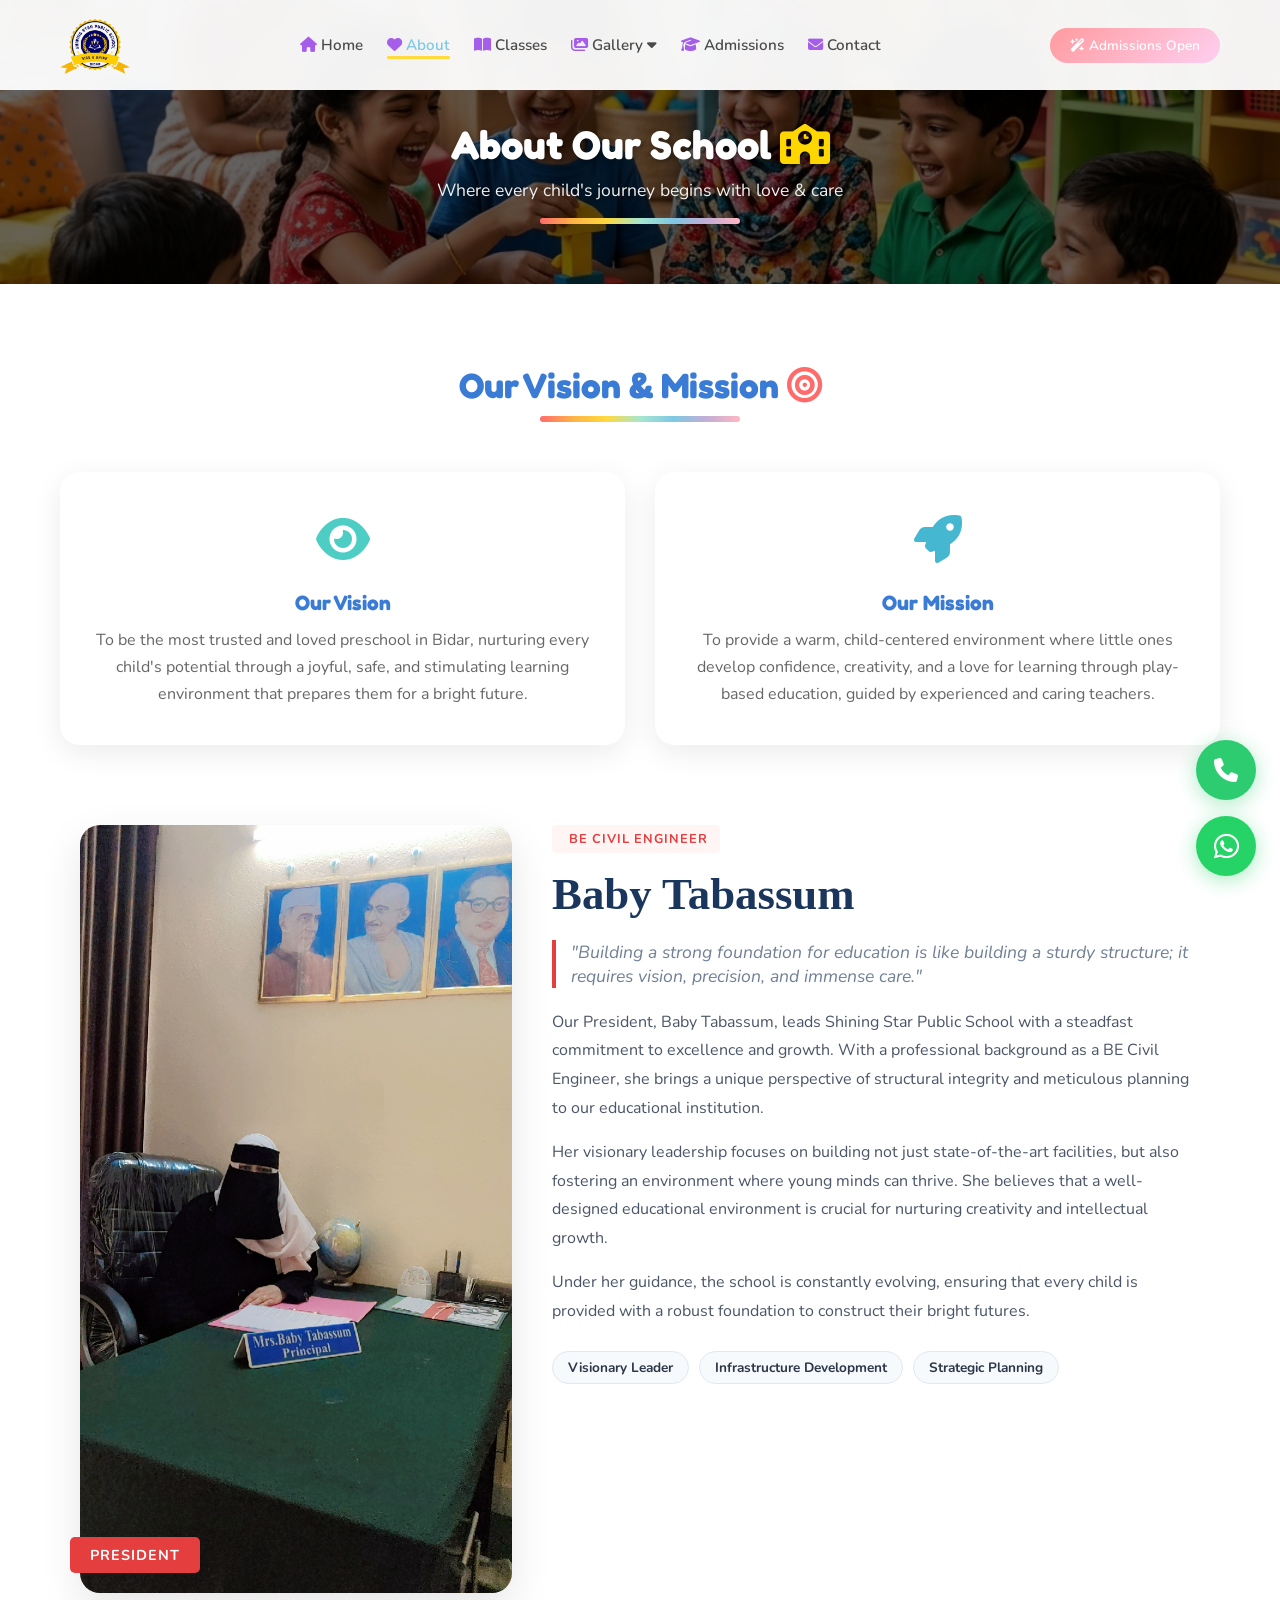
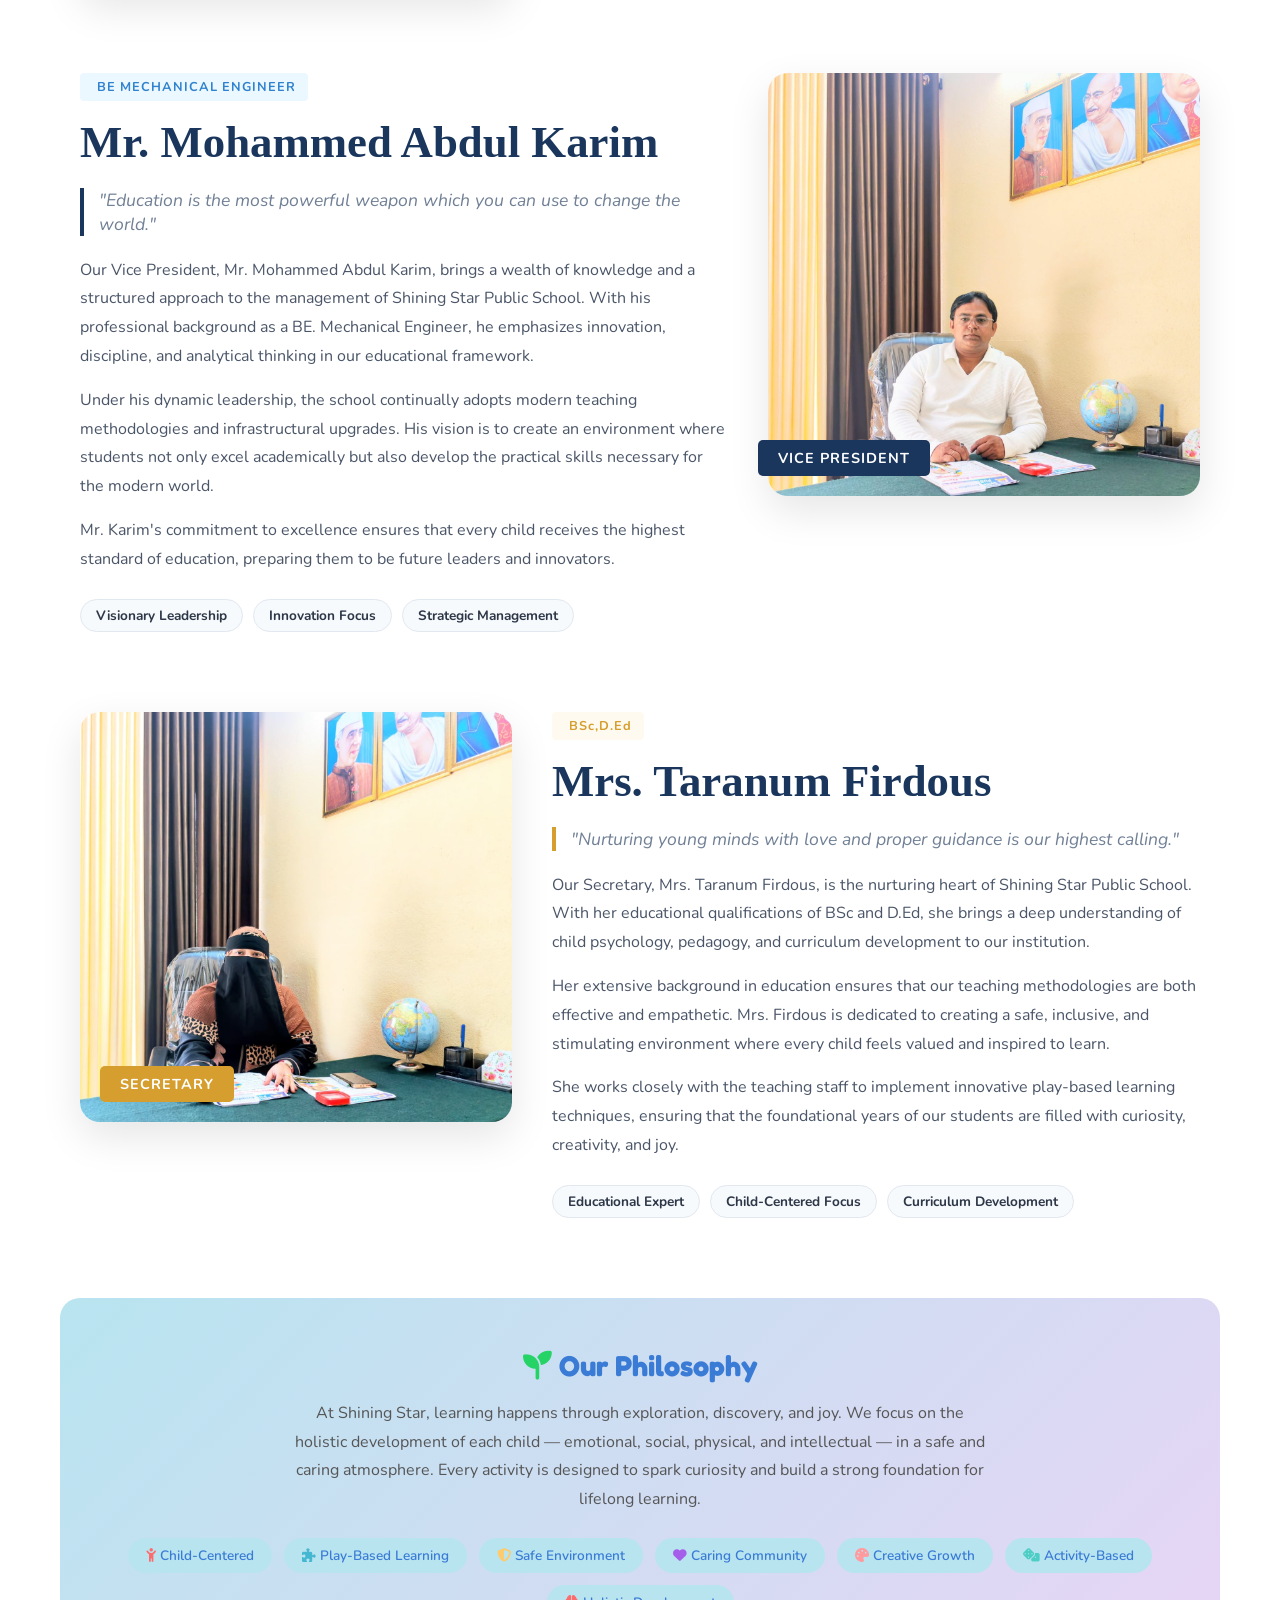
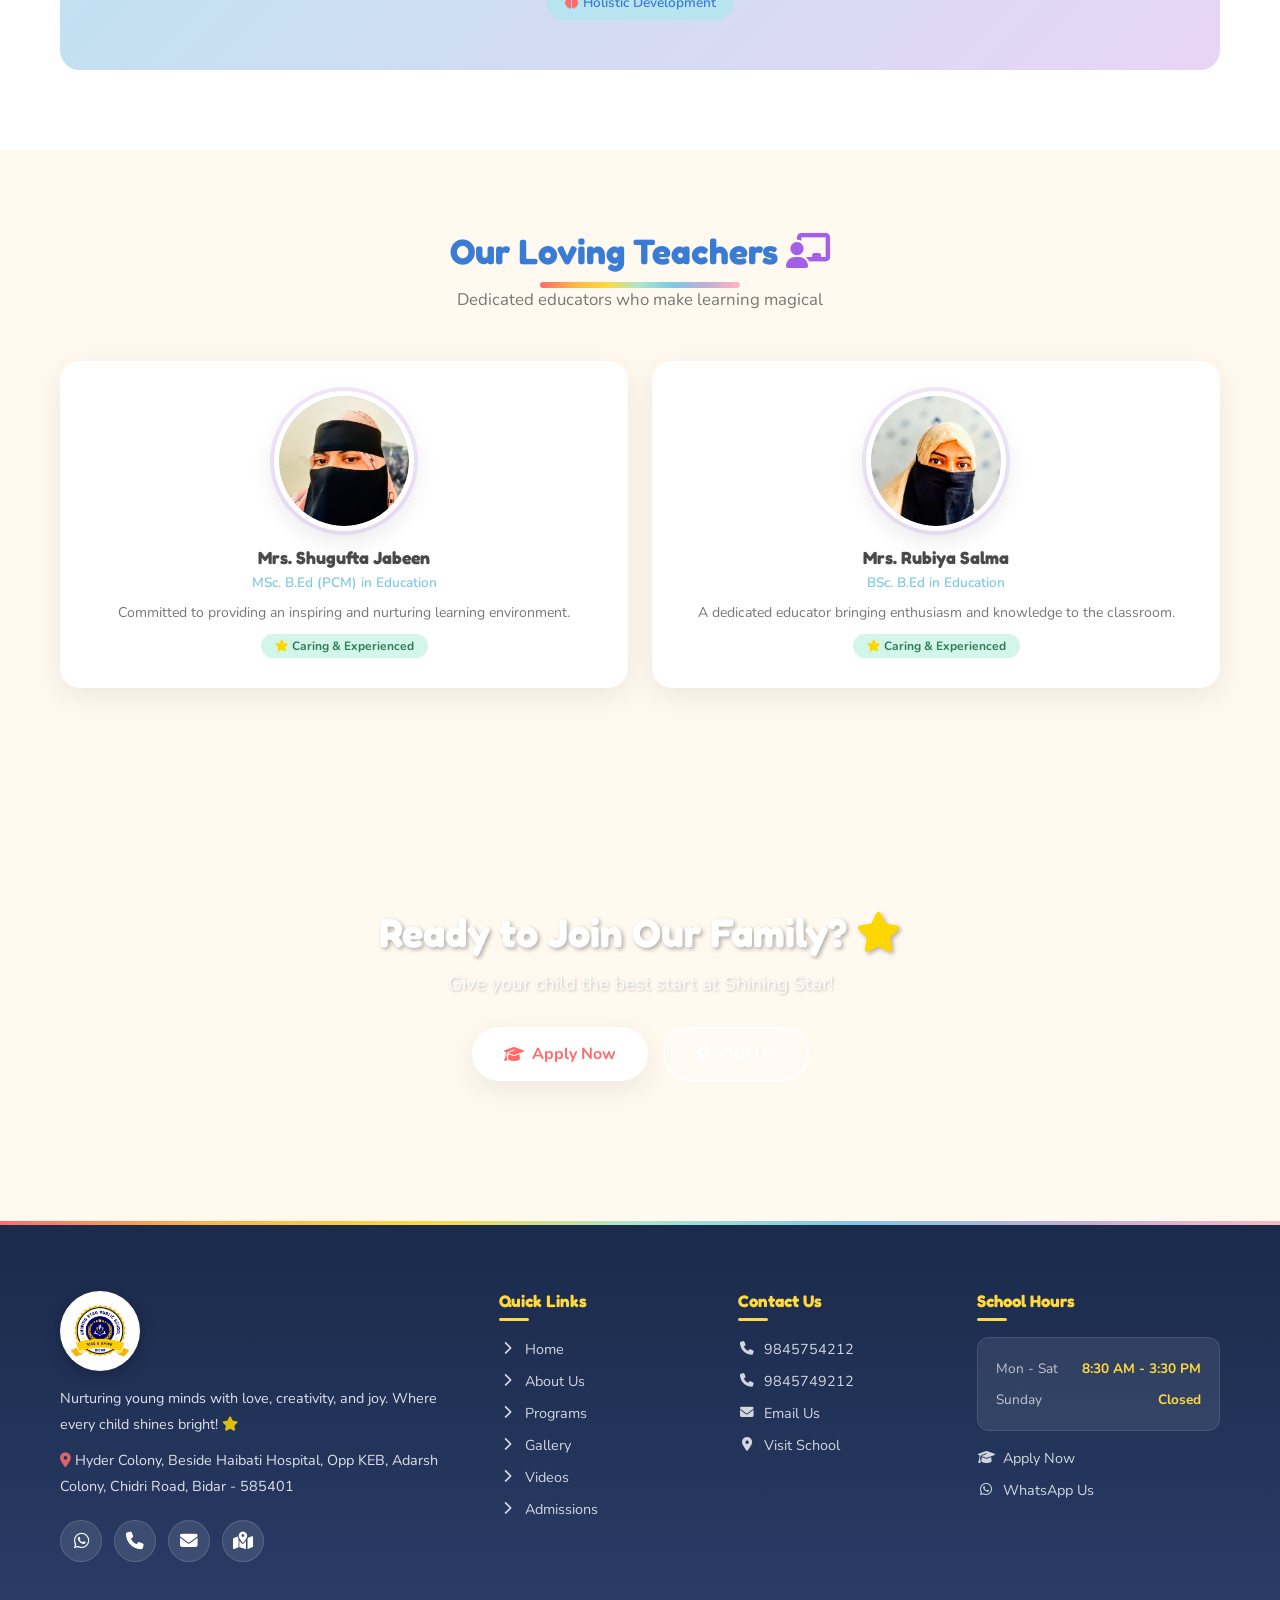
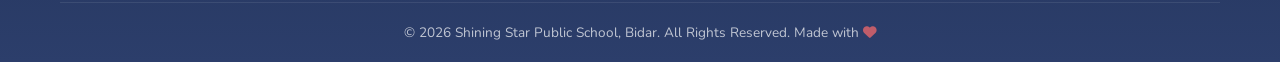
<file: about.html>
<!DOCTYPE html>
<html lang="en">

<head>
    <meta charset="UTF-8">
    <meta name="viewport" content="width=device-width,initial-scale=1.0">
    <title>About Us | Shining Star Public School, Bidar – Vision, Mission & Teachers</title>
    <meta name="description"
        content="Know about Shining Star Public School Bidar – our vision, mission, philosophy & loving teachers. Best preschool in Bidar for KG, LKG, UKG near Chidri Road. Led by Baby Tabassum & Mr. Mohammed Abdul Karim.">
    <meta name="keywords"
        content="about Shining Star Public School Bidar, Shining Star School teachers, school vision mission Bidar, best preschool about us, Baby Tabassum president, Mohammed Abdul Karim vice president, Taranum Firdous secretary, school leadership Bidar, preschool philosophy Bidar, KG LKG UKG school staff Bidar">
    <meta name="robots" content="index, follow, max-snippet:-1, max-image-preview:large, max-video-preview:-1">
    <meta name="author" content="Shining Star Public School, Bidar">
    <meta name="theme-color" content="#A55EEA">
    <link rel="canonical" href="https://shiningstarpublicschool.in/about.html">

    <!-- Open Graph / Facebook -->
    <meta property="og:type" content="website">
    <meta property="og:site_name" content="Shining Star Public School, Bidar">
    <meta property="og:title" content="About Us | Shining Star Public School, Bidar">
    <meta property="og:description"
        content="Know about Shining Star Public School Bidar – our vision, mission, philosophy & dedicated teachers. Best preschool in Bidar.">
    <meta property="og:url" content="https://shiningstarpublicschool.in/about.html">
    <meta property="og:image" content="https://shiningstarpublicschool.in/assets/images/logo.png">
    <meta property="og:image:alt" content="Shining Star Public School Bidar">
    <meta property="og:locale" content="en_IN">

    <!-- Twitter Card -->
    <meta name="twitter:card" content="summary_large_image">
    <meta name="twitter:title" content="About Us | Shining Star Public School, Bidar">
    <meta name="twitter:description"
        content="Our vision, mission, philosophy & loving teachers. Best preschool in Bidar for KG, LKG, UKG near Chidri Road.">
    <meta name="twitter:image" content="https://shiningstarpublicschool.in/assets/images/logo.png">

    <!-- Geo Tags for Local SEO -->
    <meta name="geo.region" content="IN-KA">
    <meta name="geo.placename" content="Bidar, Karnataka">
    <meta name="geo.position" content="17.908628;77.504919">
    <meta name="ICBM" content="17.908628, 77.504919">

    <!-- Structured Data - Schema.org JSON-LD -->
    <script type="application/ld+json">
    {
        "@context": "https://schema.org",
        "@type": "AboutPage",
        "name": "About Shining Star Public School, Bidar",
        "description": "Learn about Shining Star Public School Bidar – our vision, mission, philosophy, leadership team & dedicated teachers.",
        "url": "https://shiningstarpublicschool.in/about.html",
        "mainEntity": {
            "@type": "School",
            "name": "Shining Star Public School",
            "url": "https://shiningstarpublicschool.in/",
            "address": {
                "@type": "PostalAddress",
                "streetAddress": "Hyder Colony, Beside Haibati Hospital, Opp KEB, Adarsh Colony, Chidri Road",
                "addressLocality": "Bidar",
                "addressRegion": "Karnataka",
                "postalCode": "585401",
                "addressCountry": "IN"
            },
            "employee": [
                {
                    "@type": "Person",
                    "name": "Baby Tabassum",
                    "jobTitle": "President",
                    "description": "BE Civil Engineer, visionary leader of Shining Star Public School"
                },
                {
                    "@type": "Person",
                    "name": "Mr. Mohammed Abdul Karim",
                    "jobTitle": "Vice President",
                    "description": "BE Mechanical Engineer, focuses on innovation and modern teaching"
                },
                {
                    "@type": "Person",
                    "name": "Mrs. Taranum Firdous",
                    "jobTitle": "Secretary",
                    "description": "BSc, D.Ed – nurturing heart of the school with expertise in child pedagogy"
                }
            ]
        }
    }
    </script>

    <link rel="icon" type="image/png" href="assets/images/logo.png">
    <link rel="apple-touch-icon" href="assets/images/logo.png">
    <link rel="stylesheet" href="https://cdnjs.cloudflare.com/ajax/libs/font-awesome/6.4.0/css/all.min.css">
    <link rel="stylesheet" href="css/style.css">
    <link rel="stylesheet" href="css/about.css">
</head>

<body>
    <nav class="navbar">
        <div class="nav-inner">
            <a href="index.html" class="nav-logo"><img src="assets/images/logo.png"
                    style="height: 70px; mix-blend-mode: multiply;" alt="Logo"></a>
            <ul class="nav-links" id="navLinks">
                <li><a href="index.html"><i class="fa-solid fa-house" style="color: #A55EEA;"></i> Home</a></li>
                <li><a href="about.html" class="active"><i class="fa-solid fa-heart" style="color: #A55EEA;"></i>
                        About</a></li>
                <li><a href="programs.html"><i class="fa-solid fa-book-open" style="color: #A55EEA;"></i> Classes</a>
                </li>
                <li class="dropdown"><a href="gallery.html"><i class="fa-solid fa-images" style="color: #A55EEA;"></i>
                        Gallery <i class="fa-solid fa-caret-down"></i></a>
                    <ul class="dropdown-menu">
                        <li><a href="gallery.html"><i class="fa-solid fa-image"
                                    style="color: #45B7D1; margin-right: 8px;"></i> Image Gallery</a></li>
                        <li><a href="video.html"><i class="fa-solid fa-video"
                                    style="color: #FF6B6B; margin-right: 8px;"></i> Video Gallery</a></li>
                    </ul>
                </li>
                <li><a href="admissions.html"><i class="fa-solid fa-graduation-cap" style="color: #A55EEA;"></i>
                        Admissions</a></li>
                <li><a href="contact.html"><i class="fa-solid fa-envelope" style="color: #A55EEA;"></i> Contact</a></li>
            </ul>
            <div class="nav-cta" id="navCta">
                <a href="admissions.html" class="btn-small btn-admit"
                    style="background: linear-gradient(135deg, #FF9A9E 0%, #FECFEF 99%, #FECFEF 100%);"><i
                        class="fa-solid fa-wand-magic-sparkles"></i> Admissions Open</a>
            </div>
            <button class="hamburger" id="hamburger"><span></span><span></span><span></span></button>
        </div>
    </nav>

    <section class="about-hero"
        style="background-image: linear-gradient(rgba(0,0,0,0.6), rgba(0,0,0,0.6)), url('assets/images/generated/about_school_1778131126637.png'); background-size: cover; background-position: center; color: white;">
        <h1 style="color: white; text-shadow: 2px 2px 4px rgba(0,0,0,0.3);">About Our School <i
                class="fa-solid fa-school" style="color: #FFD700;"></i></h1>
        <p style="color: #f0f0f0; text-shadow: 1px 1px 3px rgba(0,0,0,0.3);">Where every child's journey begins with
            love & care</p>
        <div class="rainbow-divider" style="margin-top:16px"></div>
    </section>

    <!-- <section class="section">
<div class="container">
<div class="about-intro fade-up">
<div class="about-intro-text">
<h2>Welcome to Shining Star Public School <i class="fa-solid fa-star" style="color: #FFD700;"></i></h2>
<p>Located in the heart of Bidar at Hyder Colony, Chidri Road, Shining Star Public School has been a beacon of quality early childhood education for over a decade.</p>
<p>We believe that every child is unique and deserves a nurturing environment where they can explore, discover, and grow. Our school is designed to be a second home for your little ones &mdash; safe, warm, and filled with joy.</p>
<p>With experienced, caring teachers and a curriculum that balances academics with creative activities, we ensure that your child's formative years are the best they can be.</p>
</div>
<div class="about-intro-img"><img src="assets/images/gallery/classroom.png" alt="Our School" style="border-radius: 20px; box-shadow: 0 10px 30px rgba(0,0,0,0.1);"></div>
</div>
</div>
</section> -->

    <section class="section" style="background:#fff">
        <div class="container">
            <div class="section-title fade-up">
                <h2>Our Vision & Mission <i class="fa-solid fa-bullseye" style="color: #FF6B6B;"></i></h2>
                <div class="rainbow-divider"></div>
            </div>
            <div class="vision-mission">
                <div class="vm-card fade-up">
                    <div class="icon"><i class="fa-solid fa-eye" style="color: #4ECDC4;"></i></div>
                    <h3>Our Vision</h3>
                    <p>To be the most trusted and loved preschool in Bidar, nurturing every child's potential through a
                        joyful, safe, and stimulating learning environment that prepares them for a bright future.</p>
                </div>
                <div class="vm-card fade-up">
                    <div class="icon"><i class="fa-solid fa-rocket" style="color: #45B7D1;"></i></div>
                    <h3>Our Mission</h3>
                    <p>To provide a warm, child-centered environment where little ones develop confidence, creativity,
                        and a love for learning through play-based education, guided by experienced and caring teachers.
                    </p>
                </div>
            </div>

            <!-- LEADERSHIP SECTION -->
            <div class="leadership-section" style="margin-top: 80px;">
                <div class="container">
                    <!-- President Card -->
                    <div class="leadership-card fade-up"
                        style="display: flex; gap: 40px; align-items: flex-start; margin-bottom: 80px; flex-wrap: wrap;">
                        <div class="leader-img-container" style="flex: 1; min-width: 300px; position: relative;">
                            <img src="assets/images/Baby Tabassum.jpeg" alt="Baby Tabassum"
                                style="width: 100%; min-height: 400px; background-color: #e2e8f0; border-radius: 20px; object-fit: cover; box-shadow: 0 15px 40px rgba(0,0,0,0.1);">
                            <div
                                style="position: absolute; bottom: 20px; left: -10px; background: #e53e3e; color: white; padding: 8px 20px; font-weight: bold; border-radius: 5px; font-size: 0.9rem; letter-spacing: 1px;">
                                PRESIDENT</div>
                        </div>
                        <div class="leader-content" style="flex: 1.5; min-width: 300px;">
                            <div
                                style="display: inline-block; background: #fff5f5; color: #e53e3e; padding: 5px 12px; border-radius: 4px; font-size: 0.8rem; font-weight: bold; letter-spacing: 1px; margin-bottom: 15px;">
                                <span style="color: #e53e3e; margin-right: 5px;"></span> BE CIVIL ENGINEER
                            </div>
                            <h2
                                style="font-family: 'Times New Roman', serif; font-size: 2.8rem; color: #1a365d; margin-bottom: 20px;">
                                Baby Tabassum</h2>
                            <blockquote
                                style="font-style: italic; color: #718096; border-left: 4px solid #e53e3e; padding-left: 15px; margin-bottom: 20px; font-size: 1.1rem;">
                                "Building a strong foundation for education is like building a sturdy structure; it
                                requires vision, precision, and immense care."
                            </blockquote>
                            <p style="color: #4a5568; line-height: 1.8; margin-bottom: 15px;">Our President, Baby
                                Tabassum, leads Shining Star Public School with a steadfast commitment to excellence and
                                growth. With a professional background as a BE Civil Engineer, she brings a unique
                                perspective of structural integrity and meticulous planning to our educational
                                institution.</p>
                            <p style="color: #4a5568; line-height: 1.8; margin-bottom: 15px;">Her visionary leadership
                                focuses on building not just state-of-the-art facilities, but also fostering an
                                environment where young minds can thrive. She believes that a well-designed educational
                                environment is crucial for nurturing creativity and intellectual growth.</p>
                            <p style="color: #4a5568; line-height: 1.8; margin-bottom: 25px;">Under her guidance, the
                                school is constantly evolving, ensuring that every child is provided with a robust
                                foundation to construct their bright futures.</p>
                            <div class="leader-tags" style="display: flex; gap: 10px; flex-wrap: wrap;">
                                <span
                                    style="background: #f7fafc; border: 1px solid #e2e8f0; color: #2d3748; padding: 6px 15px; border-radius: 20px; font-size: 0.85rem; font-weight: bold;">Visionary
                                    Leader</span>
                                <span
                                    style="background: #f7fafc; border: 1px solid #e2e8f0; color: #2d3748; padding: 6px 15px; border-radius: 20px; font-size: 0.85rem; font-weight: bold;">Infrastructure
                                    Development</span>
                                <span
                                    style="background: #f7fafc; border: 1px solid #e2e8f0; color: #2d3748; padding: 6px 15px; border-radius: 20px; font-size: 0.85rem; font-weight: bold;">Strategic
                                    Planning</span>
                            </div>
                        </div>
                    </div>

                    <!-- Vice President Card -->
                    <div class="leadership-card fade-up"
                        style="display: flex; gap: 40px; align-items: flex-start; margin-bottom: 80px; flex-wrap: wrap; flex-direction: row-reverse;">
                        <div class="leader-img-container" style="flex: 1; min-width: 300px; position: relative;">
                            <img src="assets/images/Mr. Mohammed Abdul Karim.png" alt="Mr. Mohammed Abdul Karim"
                                style="width: 100%; border-radius: 20px; object-fit: cover; box-shadow: 0 15px 40px rgba(0,0,0,0.1);">
                            <div
                                style="position: absolute; bottom: 20px; left: -10px; background: #1a365d; color: white; padding: 8px 20px; font-weight: bold; border-radius: 5px; font-size: 0.9rem; letter-spacing: 1px;">
                                VICE PRESIDENT</div>
                        </div>
                        <div class="leader-content" style="flex: 1.5; min-width: 300px;">
                            <div
                                style="display: inline-block; background: #ebf8ff; color: #3182ce; padding: 5px 12px; border-radius: 4px; font-size: 0.8rem; font-weight: bold; letter-spacing: 1px; margin-bottom: 15px;">
                                <span style="color: #1a365d; margin-right: 5px;"></span> BE MECHANICAL ENGINEER
                            </div>
                            <h2
                                style="font-family: 'Times New Roman', serif; font-size: 2.8rem; color: #1a365d; margin-bottom: 20px;">
                                Mr. Mohammed Abdul Karim</h2>
                            <blockquote
                                style="font-style: italic; color: #718096; border-left: 4px solid #1a365d; padding-left: 15px; margin-bottom: 20px; font-size: 1.1rem;">
                                "Education is the most powerful weapon which you can use to change the world."
                            </blockquote>
                            <p style="color: #4a5568; line-height: 1.8; margin-bottom: 15px;">Our Vice President, Mr.
                                Mohammed Abdul Karim, brings a wealth of knowledge and a structured approach to the
                                management of Shining Star Public School. With his professional background as a BE.
                                Mechanical Engineer, he emphasizes innovation, discipline, and analytical thinking in
                                our educational framework.</p>
                            <p style="color: #4a5568; line-height: 1.8; margin-bottom: 15px;">Under his dynamic
                                leadership, the school continually adopts modern teaching methodologies and
                                infrastructural upgrades. His vision is to create an environment where students not only
                                excel academically but also develop the practical skills necessary for the modern world.
                            </p>
                            <p style="color: #4a5568; line-height: 1.8; margin-bottom: 25px;">Mr. Karim's commitment to
                                excellence ensures that every child receives the highest standard of education,
                                preparing them to be future leaders and innovators.</p>
                            <div class="leader-tags" style="display: flex; gap: 10px; flex-wrap: wrap;">
                                <span
                                    style="background: #f7fafc; border: 1px solid #e2e8f0; color: #2d3748; padding: 6px 15px; border-radius: 20px; font-size: 0.85rem; font-weight: bold;">Visionary
                                    Leadership</span>
                                <span
                                    style="background: #f7fafc; border: 1px solid #e2e8f0; color: #2d3748; padding: 6px 15px; border-radius: 20px; font-size: 0.85rem; font-weight: bold;">Innovation
                                    Focus</span>
                                <span
                                    style="background: #f7fafc; border: 1px solid #e2e8f0; color: #2d3748; padding: 6px 15px; border-radius: 20px; font-size: 0.85rem; font-weight: bold;">Strategic
                                    Management</span>
                            </div>
                        </div>
                    </div>

                    <!-- Secretary Card -->
                    <div class="leadership-card fade-up"
                        style="display: flex; gap: 40px; align-items: flex-start; margin-bottom: 80px; flex-wrap: wrap;">
                        <div class="leader-img-container" style="flex: 1; min-width: 300px; position: relative;">
                            <img src="assets/images/Mrs. Taranum Firdous.png" alt="Mrs. Taranum Firdous"
                                style="width: 100%; border-radius: 20px; object-fit: cover; box-shadow: 0 15px 40px rgba(0,0,0,0.1);">
                            <div
                                style="position: absolute; bottom: 20px; left: 20px; background: #d69e2e; color: white; padding: 8px 20px; font-weight: bold; border-radius: 5px; font-size: 0.9rem; letter-spacing: 1px;">
                                SECRETARY</div>
                        </div>
                        <div class="leader-content" style="flex: 1.5; min-width: 300px;">
                            <div
                                style="display: inline-block; background: #fffaf0; color: #d69e2e; padding: 5px 12px; border-radius: 4px; font-size: 0.8rem; font-weight: bold; letter-spacing: 1px; margin-bottom: 15px;">
                                <span style="color: #d69e2e; margin-right: 5px;"></span> BSc,D.Ed
                            </div>
                            <h2
                                style="font-family: 'Times New Roman', serif; font-size: 2.8rem; color: #1a365d; margin-bottom: 20px;">
                                Mrs. Taranum Firdous</h2>
                            <blockquote
                                style="font-style: italic; color: #718096; border-left: 4px solid #d69e2e; padding-left: 15px; margin-bottom: 20px; font-size: 1.1rem;">
                                "Nurturing young minds with love and proper guidance is our highest calling."
                            </blockquote>
                            <p style="color: #4a5568; line-height: 1.8; margin-bottom: 15px;">Our Secretary, Mrs.
                                Taranum Firdous, is the nurturing heart of Shining Star Public School. With her
                                educational qualifications of BSc and D.Ed, she brings a deep understanding of child
                                psychology, pedagogy, and curriculum development to our institution.</p>
                            <p style="color: #4a5568; line-height: 1.8; margin-bottom: 15px;">Her extensive background
                                in education ensures that our teaching methodologies are both effective and empathetic.
                                Mrs. Firdous is dedicated to creating a safe, inclusive, and stimulating environment
                                where every child feels valued and inspired to learn.</p>
                            <p style="color: #4a5568; line-height: 1.8; margin-bottom: 25px;">She works closely with the
                                teaching staff to implement innovative play-based learning techniques, ensuring that the
                                foundational years of our students are filled with curiosity, creativity, and joy.</p>
                            <div class="leader-tags" style="display: flex; gap: 10px; flex-wrap: wrap;">
                                <span
                                    style="background: #f7fafc; border: 1px solid #e2e8f0; color: #2d3748; padding: 6px 15px; border-radius: 20px; font-size: 0.85rem; font-weight: bold;">Educational
                                    Expert</span>
                                <span
                                    style="background: #f7fafc; border: 1px solid #e2e8f0; color: #2d3748; padding: 6px 15px; border-radius: 20px; font-size: 0.85rem; font-weight: bold;">Child-Centered
                                    Focus</span>
                                <span
                                    style="background: #f7fafc; border: 1px solid #e2e8f0; color: #2d3748; padding: 6px 15px; border-radius: 20px; font-size: 0.85rem; font-weight: bold;">Curriculum
                                    Development</span>
                            </div>
                        </div>
                    </div>
                </div>
            </div>

            <div class="philosophy-section fade-up" style="margin-top: 60px;">
                <h2><i class="fa-solid fa-seedling" style="color: #25D366;"></i> Our Philosophy</h2>
                <p>At Shining Star, learning happens through exploration, discovery, and joy. We focus on the holistic
                    development of each child &mdash; emotional, social, physical, and intellectual &mdash; in a safe and caring
                    atmosphere. Every activity is designed to spark curiosity and build a strong foundation for lifelong
                    learning.</p>
                <div class="philosophy-values">
                    <span class="value-tag"><i class="fa-solid fa-child-reaching" style="color: #FF6B6B;"></i>
                        Child-Centered</span>
                    <span class="value-tag"><i class="fa-solid fa-puzzle-piece" style="color: #45B7D1;"></i> Play-Based
                        Learning</span>
                    <span class="value-tag"><i class="fa-solid fa-shield-halved" style="color: #FDCB6E;"></i> Safe
                        Environment</span>
                    <span class="value-tag"><i class="fa-solid fa-heart" style="color: #A55EEA;"></i> Caring
                        Community</span>
                    <span class="value-tag"><i class="fa-solid fa-palette" style="color: #FF9A9E;"></i> Creative
                        Growth</span>
                    <span class="value-tag"><i class="fa-solid fa-dice" style="color: #4ECDC4;"></i>
                        Activity-Based</span>
                    <span class="value-tag"><i class="fa-solid fa-brain" style="color: #FF6B6B;"></i> Holistic
                        Development</span>
                </div>
            </div>
        </div>
    </section>

    <!-- TEACHERS -->
    <section class="section">
        <div class="container">
            <div class="section-title fade-up">
                <h2>Our Loving Teachers <i class="fa-solid fa-chalkboard-user" style="color: #A55EEA;"></i></h2>
                <div class="rainbow-divider"></div>
                <p>Dedicated educators who make learning magical</p>
            </div>
            <div class="teachers-grid">
                <!--
                <div class="teacher-card fade-up">
                    <div class="teacher-photo"
                        style="background: #f0f0f0; display:flex; align-items:center; justify-content:center;"><i
                            class="fa-solid fa-user-tie" style="font-size: 3rem; color: #ccc;"></i></div>
                    <h3>Mrs. Sunita Sharma</h3>
                    <p class="qual">M.A. in Education</p>
                    <p>A warm and patient teacher who makes every child feel special.</p><span class="teacher-badge"><i
                            class="fa-solid fa-star" style="color: #FFD700;"></i> Caring & Experienced</span>
                </div>
                <div class="teacher-card fade-up">
                    <div class="teacher-photo"
                        style="background: #f0f0f0; display:flex; align-items:center; justify-content:center;"><i
                            class="fa-solid fa-user-tie" style="font-size: 3rem; color: #ccc;"></i></div>
                    <h3>Mrs. Priya Kulkarni</h3>
                    <p class="qual">B.Ed, Child Psychology</p>
                    <p>Passionate about creative teaching methods for young minds.</p><span class="teacher-badge"><i
                            class="fa-solid fa-star" style="color: #FFD700;"></i> Caring & Experienced</span>
                </div>
                <div class="teacher-card fade-up">
                    <div class="teacher-photo"
                        style="background: #f0f0f0; display:flex; align-items:center; justify-content:center;"><i
                            class="fa-solid fa-user-tie" style="font-size: 3rem; color: #ccc;"></i></div>
                    <h3>Mrs. Anjali Patil</h3>
                    <p class="qual">B.Ed, Montessori Trained</p>
                    <p>Specializes in activity-based learning that engages kids.</p><span class="teacher-badge"><i
                            class="fa-solid fa-star" style="color: #FFD700;"></i> Caring & Experienced</span>
                </div>
                <div class="teacher-card fade-up">
                    <div class="teacher-photo"
                        style="background: #f0f0f0; display:flex; align-items:center; justify-content:center;"><i
                            class="fa-solid fa-user-tie" style="font-size: 3rem; color: #ccc;"></i></div>
                    <h3>Mrs. Kavitha Reddy</h3>
                    <p class="qual">M.Ed, Special Education</p>
                    <p>Expert in nurturing every child's unique abilities with love.</p><span class="teacher-badge"><i
                            class="fa-solid fa-star" style="color: #FFD700;"></i> Caring & Experienced</span>
                </div>
                -->

                <div class="teacher-card fade-up">
                    <div class="teacher-photo"><img src="assets/images/Mrs. Shugufta Jabeen.jpeg" alt="Mrs. Shugufta Jabeen"></div>
                    <h3>Mrs. Shugufta Jabeen</h3>
                    <p class="qual">MSc. B.Ed (PCM) in Education</p>
                    <p>Committed to providing an inspiring and nurturing learning environment.</p><span
                        class="teacher-badge"><i class="fa-solid fa-star" style="color: #FFD700;"></i> Caring &
                        Experienced</span>
                </div>
                <div class="teacher-card fade-up">
                    <div class="teacher-photo"><img src="assets/images/Mrs. Rubiya Salma.png" alt="Mrs. Rubiya Salma"></div>
                    <h3>Mrs. Rubiya Salma</h3>
                    <p class="qual">BSc. B.Ed in Education</p>
                    <p>A dedicated educator bringing enthusiasm and knowledge to the classroom.</p><span
                        class="teacher-badge"><i class="fa-solid fa-star" style="color: #FFD700;"></i> Caring &
                        Experienced</span>
                </div>
            </div>
        </div>
    </section>

    <section class="cta-section"
        style="background-image: linear-gradient(rgba(165, 94, 234, 0.8), rgba(255, 107, 107, 0.8)), url('assets/images/generated/cta_bg_1778131284946.png'); background-size: cover; background-position: center; background-attachment: fixed; color: white;">
        <div class="container" style="padding: 60px 20px; text-align: center;">
            <h2 style="font-size: 2.5rem; text-shadow: 2px 2px 4px rgba(0,0,0,0.3); margin-bottom: 15px; color: white;">
                Ready to Join Our Family? <i class="fa-solid fa-star" style="color: #FFD700;"></i></h2>
            <p style="font-size: 1.2rem; margin-bottom: 30px; text-shadow: 1px 1px 3px rgba(0,0,0,0.3);">Give your child
                the best start at Shining Star!</p>
            <div class="cta-buttons" style="display: flex; justify-content: center; gap: 15px; flex-wrap: wrap;">
                <a href="admissions.html" class="btn btn-white" style="background: white; color: #FF6B6B;"><i
                        class="fa-solid fa-graduation-cap"></i> Apply Now</a>
                <a href="contact.html" class="btn btn-secondary"
                    style="background: rgba(255,255,255,0.2); border: 2px solid white; color: white;"><i
                        class="fa-solid fa-location-dot"></i> Visit Us</a>
            </div>
        </div>
    </section>

    <footer class="footer">
        <div class="container">
            <div class="footer-grid">
                <div class="footer-about">
                    <img src="assets/images/logo.png" alt="Shining Star Logo"
                        style="height: 80px; margin-bottom: 15px; background: white; border-radius: 50%; padding: 5px; box-shadow: 0 4px 15px rgba(0,0,0,0.25);">
                    <p>Nurturing young minds with love, creativity, and joy. Where every child shines bright! <i class="fa-solid fa-star" style="color: #FFD700;"></i></p>
                    <p style="margin-top:10px"><i class="fa-solid fa-location-dot" style="color: #FF6B6B;"></i> Hyder
                        Colony, Beside Haibati Hospital, Opp KEB, Adarsh Colony, Chidri Road, Bidar - 585401</p>
                    <div class="footer-social">
                        <a href="https://wa.me/919845754212" target="_blank" class="social-whatsapp" title="WhatsApp"><i
                                class="fa-brands fa-whatsapp"></i></a>
                        <a href="tel:9845754212" class="social-phone" title="Call Us"><i
                                class="fa-solid fa-phone"></i></a>
                        <a href="mailto:shiningstarschoolbidar@gmail.com" class="social-email" title="Email"><i
                                class="fa-solid fa-envelope"></i></a>
                        <a href="https://maps.app.goo.gl/e3rBNYEC74BwEja27" target="_blank" class="social-map"
                            title="Directions"><i class="fa-solid fa-map-location-dot"></i></a>
                    </div>
                </div>
                <div class="footer-col">
                    <h4>Quick Links</h4>
                    <ul>
                        <li><a href="index.html"><i class="fa-solid fa-chevron-right"></i> Home</a></li>
                        <li><a href="about.html"><i class="fa-solid fa-chevron-right"></i> About Us</a></li>
                        <li><a href="programs.html"><i class="fa-solid fa-chevron-right"></i> Programs</a></li>
                        <li><a href="gallery.html"><i class="fa-solid fa-chevron-right"></i> Gallery</a></li>
                        <li><a href="video.html"><i class="fa-solid fa-chevron-right"></i> Videos</a></li>
                        <li><a href="admissions.html"><i class="fa-solid fa-chevron-right"></i> Admissions</a></li>
                    </ul>
                </div>
                <div class="footer-col">
                    <h4>Contact Us</h4>
                    <ul>
                        <li><a href="tel:9845754212"><i class="fa-solid fa-phone"></i> 9845754212</a></li>
                        <li><a href="tel:9845749212"><i class="fa-solid fa-phone"></i> 9845749212</a></li>
                        <li><a href="mailto:shiningstarschoolbidar@gmail.com"><i class="fa-solid fa-envelope"></i>
                                Email Us</a></li>
                        <li><a href="contact.html"><i class="fa-solid fa-location-dot"></i> Visit School</a></li>
                    </ul>
                </div>
                <div class="footer-col">
                    <h4>School Hours</h4>
                    <div class="footer-timing">
                        <div class="timing-row"><span>Mon - Sat</span><span>8:30 AM - 3:30 PM</span></div>
                        <div class="timing-row"><span>Sunday</span><span>Closed</span></div>
                    </div>
                    <ul style="margin-top: 15px;">
                        <li><a href="admissions.html"><i class="fa-solid fa-graduation-cap"></i> Apply Now</a></li>
                        <li><a href="https://wa.me/919845754212" target="_blank"><i class="fa-brands fa-whatsapp"></i>
                                WhatsApp Us</a></li>
                    </ul>
                </div>
            </div>
            <div class="footer-bottom">
                <p>&copy; 2026 Shining Star Public School, Bidar. All Rights Reserved. Made with <i
                        class="fa-solid fa-heart" style="color: #FF6B6B;"></i></p>
            </div>
        </div>
    </footer>

    <a href="https://wa.me/919845754212" target="_blank" class="whatsapp-float"><i
            class="fa-brands fa-whatsapp"></i></a>
    <div class="call-float"><a href="tel:9845754212"><i class="fa-solid fa-phone"></i></a></div>
    <script src="js/script.js"></script>
</body>

</html>
</file>
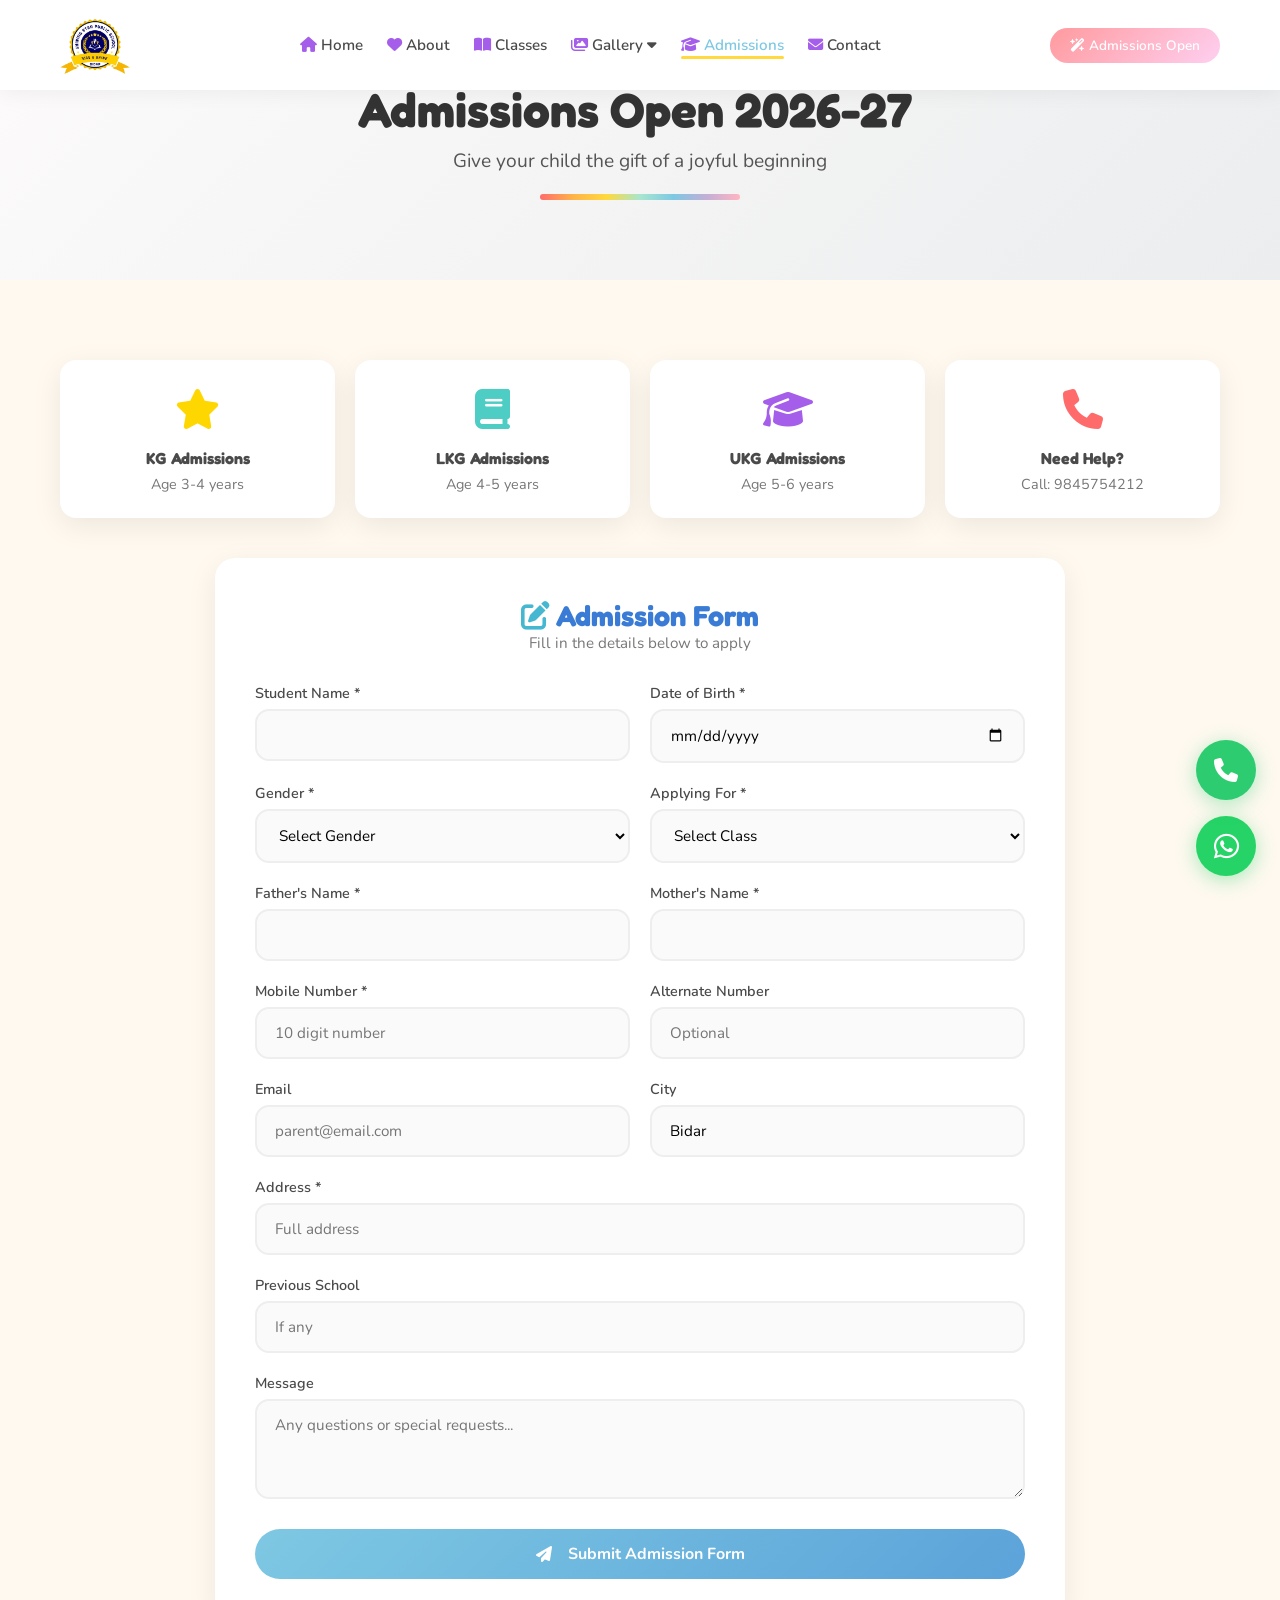
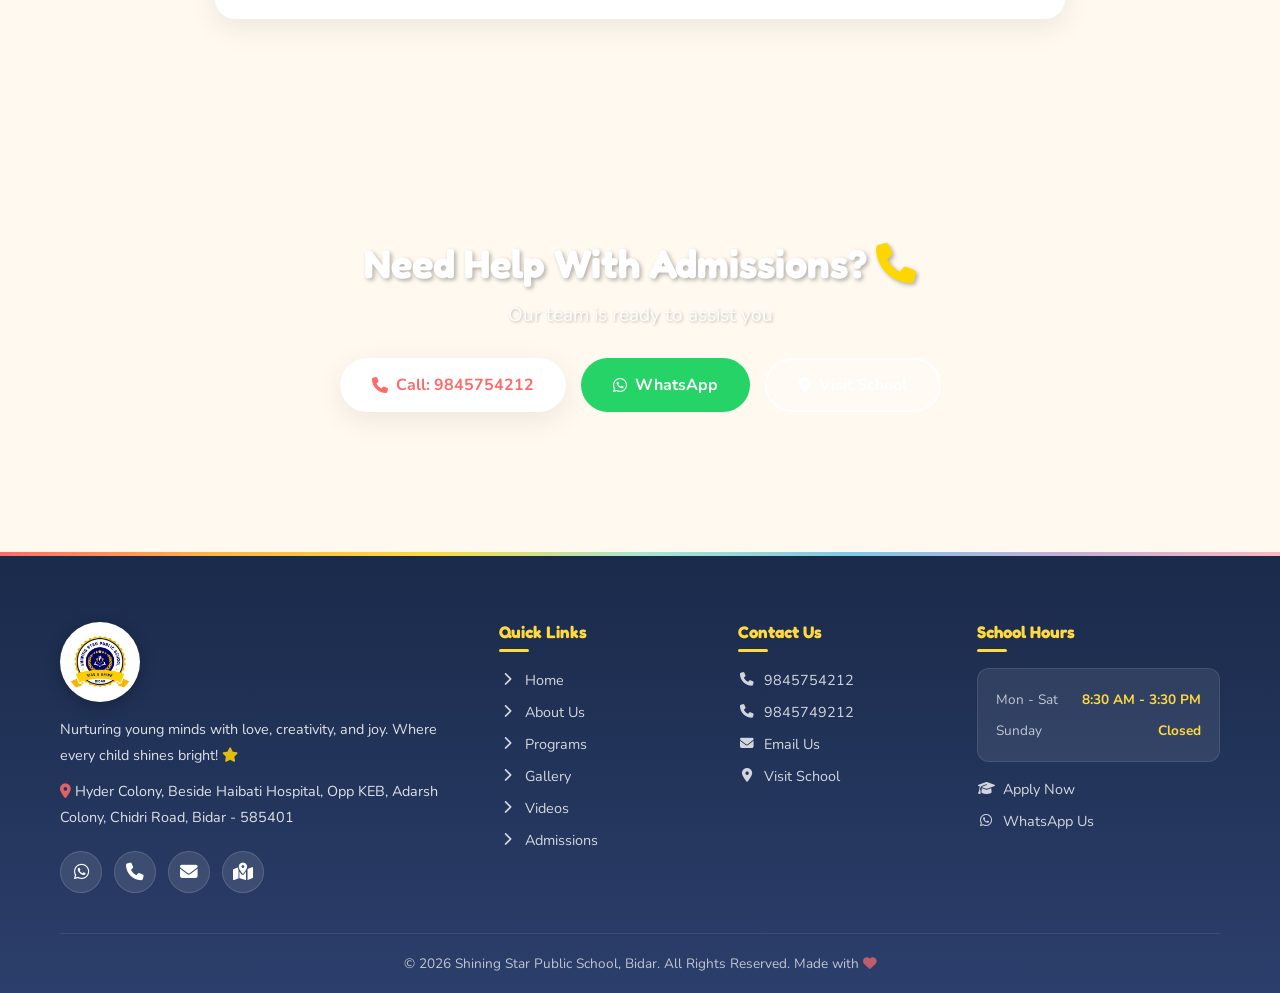
<file: admissions.html>
<!DOCTYPE html>
<html lang="en">
<head>
<meta charset="UTF-8"><meta name="viewport" content="width=device-width,initial-scale=1.0">
<title>Admissions Open 2026-27 | Shining Star Public School Bidar – KG LKG UKG Online Form</title>
<meta name="description" content="Apply now for KG, LKG & UKG admissions 2026-27 at Shining Star Public School Bidar. Online admission form, easy process. Best preschool near Chidri Road, Haibati Hospital. Call 9845754212.">
<meta name="keywords" content="Shining Star School admissions, KG admission Bidar, LKG admission Bidar 2026, UKG admission form Bidar, preschool admission near me, school admission online Bidar, Shining Star Public School admission form, nursery admission Bidar, kindergarten enrollment Bidar, best school admission Chidri Road Bidar">
<meta name="robots" content="index, follow, max-snippet:-1, max-image-preview:large, max-video-preview:-1">
<meta name="author" content="Shining Star Public School, Bidar">
<meta name="theme-color" content="#A55EEA">
<link rel="canonical" href="https://shiningstarpublicschool.in/admissions.html">

<!-- Open Graph / Facebook -->
<meta property="og:type" content="website">
<meta property="og:site_name" content="Shining Star Public School, Bidar">
<meta property="og:title" content="Admissions Open 2026-27 | Shining Star Public School Bidar">
<meta property="og:description" content="Apply now for KG, LKG & UKG admissions at Shining Star Public School Bidar. Online form, easy process. Call 9845754212.">
<meta property="og:url" content="https://shiningstarpublicschool.in/admissions.html">
<meta property="og:image" content="https://shiningstarpublicschool.in/assets/images/logo.png">
<meta property="og:image:alt" content="Shining Star Public School Bidar Admissions">
<meta property="og:locale" content="en_IN">

<!-- Twitter Card -->
<meta name="twitter:card" content="summary_large_image">
<meta name="twitter:title" content="Admissions Open 2026-27 | Shining Star Public School Bidar">
<meta name="twitter:description" content="Apply now for KG, LKG & UKG admissions at Shining Star Public School Bidar. Best preschool near Chidri Road.">
<meta name="twitter:image" content="https://shiningstarpublicschool.in/assets/images/logo.png">

<!-- Geo Tags for Local SEO -->
<meta name="geo.region" content="IN-KA">
<meta name="geo.placename" content="Bidar, Karnataka">
<meta name="geo.position" content="17.908628;77.504919">
<meta name="ICBM" content="17.908628, 77.504919">

<!-- Structured Data - Schema.org JSON-LD -->
<script type="application/ld+json">
{
    "@context": "https://schema.org",
    "@type": "WebPage",
    "name": "Admissions - Shining Star Public School Bidar",
    "description": "Apply for KG, LKG & UKG admissions 2026-27 at Shining Star Public School Bidar.",
    "url": "https://shiningstarpublicschool.in/admissions.html",
    "mainEntity": {
        "@type": "School",
        "name": "Shining Star Public School",
        "url": "https://shiningstarpublicschool.in/",
        "telephone": ["+919845754212", "+919845749212"],
        "address": {
            "@type": "PostalAddress",
            "streetAddress": "Hyder Colony, Beside Haibati Hospital, Opp KEB, Adarsh Colony, Chidri Road",
            "addressLocality": "Bidar",
            "addressRegion": "Karnataka",
            "postalCode": "585401",
            "addressCountry": "IN"
        }
    }
}
</script>

<link rel="icon" type="image/png" href="assets/images/logo.png">
<link rel="apple-touch-icon" href="assets/images/logo.png">
<link rel="stylesheet" href="https://cdnjs.cloudflare.com/ajax/libs/font-awesome/6.4.0/css/all.min.css">
<link rel="stylesheet" href="css/style.css">
<link rel="stylesheet" href="css/admissions.css">
</head>
<body>
<nav class="navbar"><div class="nav-inner">
<a href="index.html" class="nav-logo"><img src="assets/images/logo.png" style="height: 70px; mix-blend-mode: multiply;" alt="Logo"></a>
<ul class="nav-links" id="navLinks"><li><a href="index.html"><i class="fa-solid fa-house" style="color: #A55EEA;"></i> Home</a></li><li><a href="about.html"><i class="fa-solid fa-heart" style="color: #A55EEA;"></i> About</a></li><li><a href="programs.html"><i class="fa-solid fa-book-open" style="color: #A55EEA;"></i> Classes</a></li>
<li class="dropdown"><a href="gallery.html"><i class="fa-solid fa-images" style="color: #A55EEA;"></i> Gallery <i class="fa-solid fa-caret-down"></i></a><ul class="dropdown-menu"><li><a href="gallery.html"><i class="fa-solid fa-image" style="color: #45B7D1; margin-right: 8px;"></i> Image Gallery</a></li><li><a href="video.html"><i class="fa-solid fa-video" style="color: #FF6B6B; margin-right: 8px;"></i> Video Gallery</a></li></ul></li>
<li><a href="admissions.html" class="active"><i class="fa-solid fa-graduation-cap" style="color: #A55EEA;"></i> Admissions</a></li><li><a href="contact.html"><i class="fa-solid fa-envelope" style="color: #A55EEA;"></i> Contact</a></li></ul>
<div class="nav-cta" id="navCta">
<a href="admissions.html" class="btn-small btn-admit" style="background: linear-gradient(135deg, #FF9A9E 0%, #FECFEF 99%, #FECFEF 100%);"><i class="fa-solid fa-wand-magic-sparkles"></i> Admissions Open</a>
</div>
<button class="hamburger" id="hamburger"><span></span><span></span><span></span></button>
</div></nav>

<section class="admissions-hero" style="background-image: linear-gradient(135deg, #fdfbfb 0%, #ebedee 100%); padding: 80px 20px; text-align: center;">
<h1 style="color: #333; font-size: 3rem; margin-bottom: 10px;">Admissions Open 2026-27 <i class="fa-solid fa-backpack" style="color: #45B7D1;"></i></h1>
<p style="color: #555; font-size: 1.2rem;">Give your child the gift of a joyful beginning</p>
<div class="rainbow-divider" style="margin: 20px auto 0 auto"></div>
</section>

<section class="section">
<div class="container">
<div class="admission-info fade-up">
<div class="info-card"><div class="icon"><i class="fa-solid fa-star" style="color: #FFD700;"></i></div><h3>KG Admissions</h3><p>Age 3-4 years</p></div>
<div class="info-card"><div class="icon"><i class="fa-solid fa-book" style="color: #4ECDC4;"></i></div><h3>LKG Admissions</h3><p>Age 4-5 years</p></div>
<div class="info-card"><div class="icon"><i class="fa-solid fa-graduation-cap" style="color: #A55EEA;"></i></div><h3>UKG Admissions</h3><p>Age 5-6 years</p></div>
<div class="info-card"><div class="icon"><i class="fa-solid fa-phone" style="color: #FF6B6B;"></i></div><h3>Need Help?</h3><p>Call: 9845754212</p></div>
</div>

<div class="admission-form-wrapper fade-up">
<div class="form-title"><h2><i class="fa-solid fa-pen-to-square" style="color: #45B7D1;"></i> Admission Form</h2><p>Fill in the details below to apply</p></div>
<form id="admissionForm" action="https://formsubmit.co/shiningstarschoolbidar@gmail.com" method="POST">
<input type="hidden" name="_subject" value="New Admission Form - Shining Star Public School">
<input type="hidden" name="_captcha" value="false">
<input type="hidden" name="_next" value="https://shiningstarpublicschool.in/admissions.html">
<input type="hidden" name="_template" value="table">
<div class="form-grid">
<div class="form-group"><label>Student Name *</label><input type="text" name="studentName" required><span class="error-msg">Please enter student name</span></div>
<div class="form-group"><label>Date of Birth *</label><input type="date" name="dob" required><span class="error-msg">Please select date of birth</span></div>
<div class="form-group"><label>Gender *</label><select name="gender" required><option value="">Select Gender</option><option>Male</option><option>Female</option></select><span class="error-msg">Please select gender</span></div>
<div class="form-group"><label>Applying For *</label><select name="applyingFor" required><option value="">Select Class</option><option>KG</option><option>LKG</option><option>UKG</option></select><span class="error-msg">Please select class</span></div>
<div class="form-group"><label>Father's Name *</label><input type="text" name="fatherName" required><span class="error-msg">Please enter father's name</span></div>
<div class="form-group"><label>Mother's Name *</label><input type="text" name="motherName" required><span class="error-msg">Please enter mother's name</span></div>
<div class="form-group"><label>Mobile Number *</label><input type="tel" name="mobile" required placeholder="10 digit number"><span class="error-msg">Enter valid 10 digit mobile number</span></div>
<div class="form-group"><label>Alternate Number</label><input type="tel" name="altNumber" placeholder="Optional"><span class="error-msg">Enter valid number</span></div>
<div class="form-group"><label>Email</label><input type="email" name="email" placeholder="parent@email.com"><span class="error-msg">Enter valid email</span></div>
<div class="form-group"><label>City</label><input type="text" name="city" value="Bidar"></div>
<div class="form-group full"><label>Address *</label><input type="text" name="address" required placeholder="Full address"><span class="error-msg">Please enter address</span></div>
<div class="form-group full"><label>Previous School</label><input type="text" name="previousSchool" placeholder="If any"></div>
<div class="form-group full"><label>Message</label><textarea name="message" placeholder="Any questions or special requests..."></textarea></div>
</div>
<div class="form-submit"><button type="submit" class="btn btn-primary btn-submit" style="width: 100%; justify-content: center;"><i class="fa-solid fa-paper-plane" style="margin-right: 8px;"></i> Submit Admission Form</button></div>
</form>
</div>
</div>
</section>

<section class="cta-section" style="background-image: linear-gradient(rgba(165, 94, 234, 0.8), rgba(255, 107, 107, 0.8)), url('assets/images/generated/cta_bg_1778131284946.png'); background-size: cover; background-position: center; background-attachment: fixed; color: white;">
<div class="container" style="padding: 60px 20px; text-align: center;">
<h2 style="font-size: 2.5rem; text-shadow: 2px 2px 4px rgba(0,0,0,0.3); margin-bottom: 15px; color: white;">Need Help With Admissions? <i class="fa-solid fa-phone" style="color: #FFD700;"></i></h2>
<p style="font-size: 1.2rem; margin-bottom: 30px; text-shadow: 1px 1px 3px rgba(0,0,0,0.3);">Our team is ready to assist you</p>
<div class="cta-buttons" style="display: flex; justify-content: center; gap: 15px; flex-wrap: wrap;">
<a href="tel:9845754212" class="btn btn-white" style="background: white; color: #FF6B6B;"><i class="fa-solid fa-phone"></i> Call: 9845754212</a>
<a href="https://wa.me/919845754212" target="_blank" class="btn btn-secondary" style="background: #25D366; color: white; border: none;"><i class="fa-brands fa-whatsapp"></i> WhatsApp</a>
<a href="contact.html" class="btn btn-secondary" style="background: rgba(255,255,255,0.2); border: 2px solid white; color: white;"><i class="fa-solid fa-location-dot"></i> Visit School</a>
</div>
</div>
</section>

<footer class="footer">
<div class="container">
<div class="footer-grid">
<div class="footer-about">
<img src="assets/images/logo.png" alt="Shining Star Logo" style="height: 80px; margin-bottom: 15px; background: white; border-radius: 50%; padding: 5px; box-shadow: 0 4px 15px rgba(0,0,0,0.25);">
<p>Nurturing young minds with love, creativity, and joy. Where every child shines bright! <i class="fa-solid fa-star" style="color: #FFD700;"></i></p>
<p style="margin-top:10px"><i class="fa-solid fa-location-dot" style="color: #FF6B6B;"></i> Hyder Colony, Beside Haibati Hospital, Opp KEB, Adarsh Colony, Chidri Road, Bidar - 585401</p>
<div class="footer-social">
<a href="https://wa.me/919845754212" target="_blank" class="social-whatsapp" title="WhatsApp"><i class="fa-brands fa-whatsapp"></i></a>
<a href="tel:9845754212" class="social-phone" title="Call Us"><i class="fa-solid fa-phone"></i></a>
<a href="mailto:shiningstarschoolbidar@gmail.com" class="social-email" title="Email"><i class="fa-solid fa-envelope"></i></a>
<a href="https://maps.app.goo.gl/e3rBNYEC74BwEja27" target="_blank" class="social-map" title="Directions"><i class="fa-solid fa-map-location-dot"></i></a>
</div>
</div>
<div class="footer-col"><h4>Quick Links</h4>
<ul>
<li><a href="index.html"><i class="fa-solid fa-chevron-right"></i> Home</a></li>
<li><a href="about.html"><i class="fa-solid fa-chevron-right"></i> About Us</a></li>
<li><a href="programs.html"><i class="fa-solid fa-chevron-right"></i> Programs</a></li>
<li><a href="gallery.html"><i class="fa-solid fa-chevron-right"></i> Gallery</a></li>
<li><a href="video.html"><i class="fa-solid fa-chevron-right"></i> Videos</a></li>
<li><a href="admissions.html"><i class="fa-solid fa-chevron-right"></i> Admissions</a></li>
</ul></div>
<div class="footer-col"><h4>Contact Us</h4>
<ul>
<li><a href="tel:9845754212"><i class="fa-solid fa-phone"></i> 9845754212</a></li>
<li><a href="tel:9845749212"><i class="fa-solid fa-phone"></i> 9845749212</a></li>
<li><a href="mailto:shiningstarschoolbidar@gmail.com"><i class="fa-solid fa-envelope"></i> Email Us</a></li>
<li><a href="contact.html"><i class="fa-solid fa-location-dot"></i> Visit School</a></li>
</ul></div>
<div class="footer-col"><h4>School Hours</h4>
<div class="footer-timing">
<div class="timing-row"><span>Mon - Sat</span><span>8:30 AM - 3:30 PM</span></div>
<div class="timing-row"><span>Sunday</span><span>Closed</span></div>
</div>
<ul style="margin-top: 15px;">
<li><a href="admissions.html"><i class="fa-solid fa-graduation-cap"></i> Apply Now</a></li>
<li><a href="https://wa.me/919845754212" target="_blank"><i class="fa-brands fa-whatsapp"></i> WhatsApp Us</a></li>
</ul></div>
</div>
<div class="footer-bottom"><p>&copy; 2026 Shining Star Public School, Bidar. All Rights Reserved. Made with <i class="fa-solid fa-heart" style="color: #FF6B6B;"></i></p></div>
</div>
</footer>

<a href="https://wa.me/919845754212" target="_blank" class="whatsapp-float"><i class="fa-brands fa-whatsapp"></i></a>
<div class="call-float"><a href="tel:9845754212"><i class="fa-solid fa-phone"></i></a></div>

<!-- SUCCESS POPUP -->
<div class="success-popup" id="successPopup"><div class="popup-content"><div class="icon"><i class="fa-solid fa-party-horn" style="color: #FF6B6B; font-size: 3rem;"></i></div><h3>Admission Form Submitted!</h3><p>Thank you for choosing Shining Star Public School. We will contact you shortly!</p><button class="btn btn-primary" id="popupClose">Okay, Great! <i class="fa-solid fa-star" style="color: #FFD700;"></i></button></div></div>

<script src="js/script.js"></script>
</body>
</html>
</file>
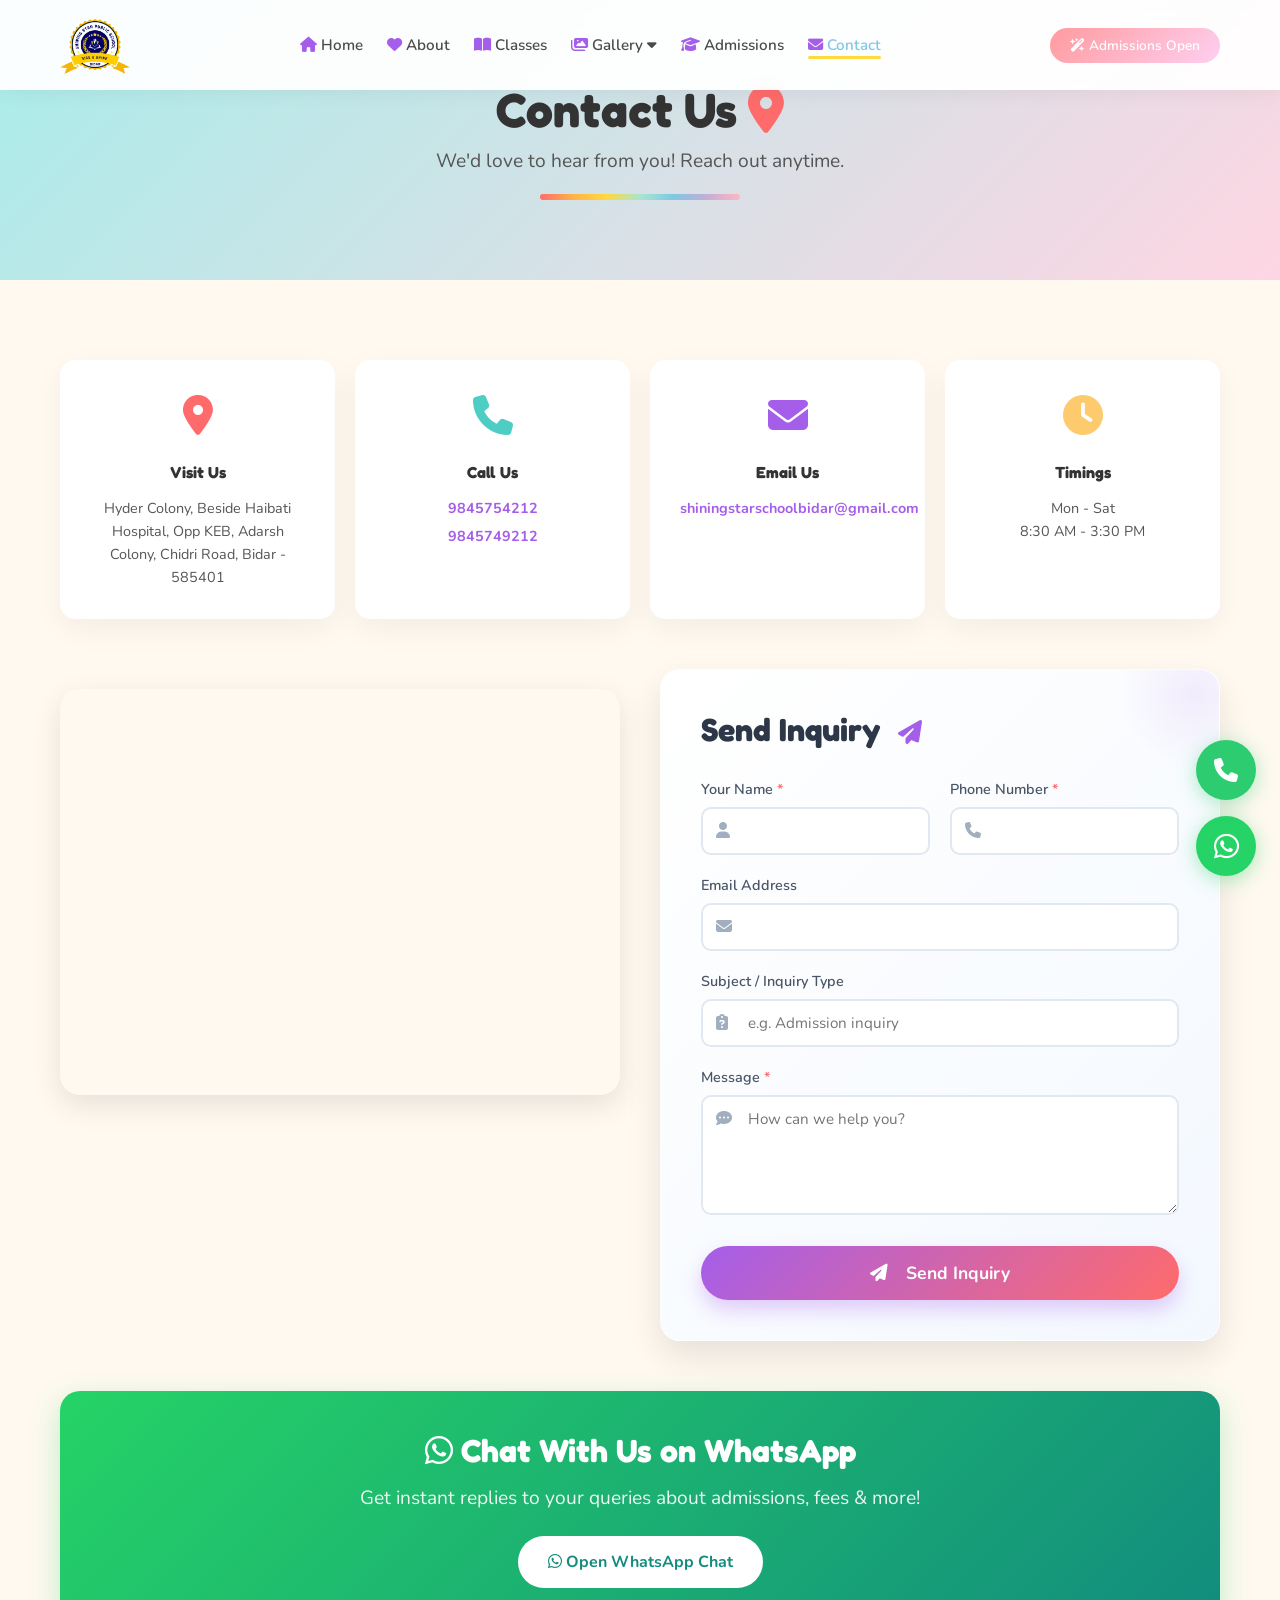
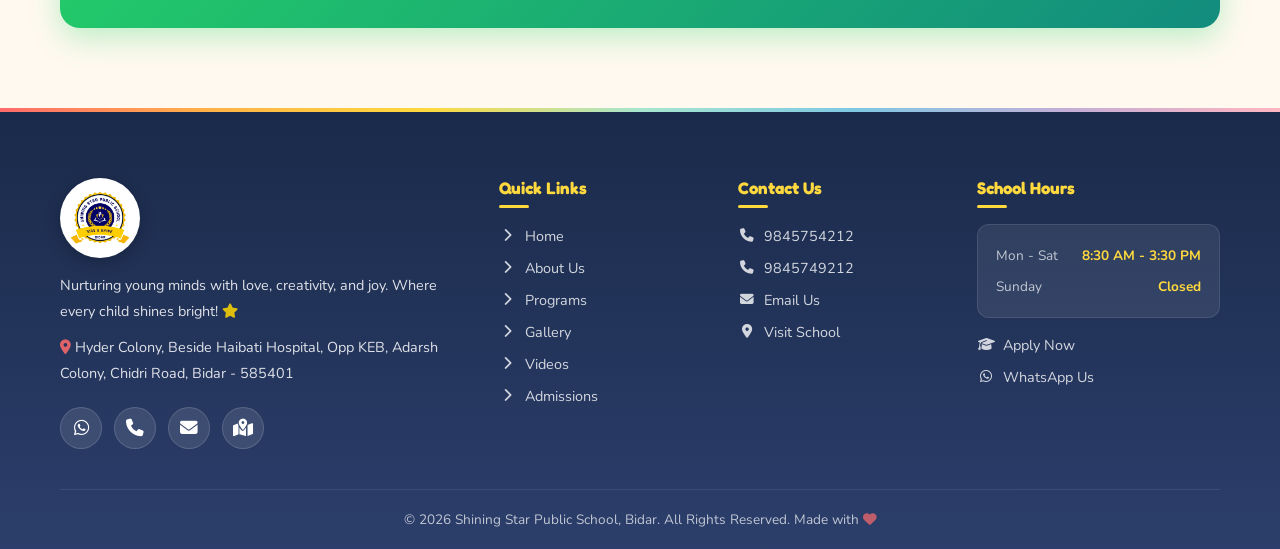
<file: contact.html>
<!DOCTYPE html>
<html lang="en">

<head>
    <meta charset="UTF-8">
    <meta name="viewport" content="width=device-width,initial-scale=1.0">
    <title>Contact Us | Shining Star Public School Bidar – Phone, Address & Map</title>
    <meta name="description"
        content="Contact Shining Star Public School Bidar. Address: Hyder Colony, Chidri Road, Bidar 585401. Phone: 9845754212, 9845749212. Visit us or send inquiry online. Best preschool near Haibati Hospital.">
    <meta name="keywords"
        content="Shining Star Public School contact, Shining Star School Bidar phone number, preschool contact Bidar, school address Chidri Road Bidar, school near Haibati Hospital contact, Bidar school phone number, Shining Star School location, school map Bidar, Hyder Colony school Bidar, preschool inquiry Bidar">
    <meta name="robots" content="index, follow, max-snippet:-1, max-image-preview:large, max-video-preview:-1">
    <meta name="author" content="Shining Star Public School, Bidar">
    <meta name="theme-color" content="#A55EEA">
    <link rel="canonical" href="https://shiningstarpublicschool.in/contact.html">

    <!-- Open Graph / Facebook -->
    <meta property="og:type" content="website">
    <meta property="og:site_name" content="Shining Star Public School, Bidar">
    <meta property="og:title" content="Contact Us | Shining Star Public School Bidar">
    <meta property="og:description" content="Contact Shining Star Public School Bidar. Phone: 9845754212. Hyder Colony, Chidri Road, Bidar. Visit us or send inquiry online.">
    <meta property="og:url" content="https://shiningstarpublicschool.in/contact.html">
    <meta property="og:image" content="https://shiningstarpublicschool.in/assets/images/logo.png">
    <meta property="og:image:alt" content="Contact Shining Star Public School Bidar">
    <meta property="og:locale" content="en_IN">

    <!-- Twitter Card -->
    <meta name="twitter:card" content="summary_large_image">
    <meta name="twitter:title" content="Contact Us | Shining Star Public School Bidar">
    <meta name="twitter:description" content="Phone: 9845754212. Hyder Colony, Chidri Road, Bidar 585401. Visit us or WhatsApp for inquiry.">
    <meta name="twitter:image" content="https://shiningstarpublicschool.in/assets/images/logo.png">

    <!-- Geo Tags for Local SEO -->
    <meta name="geo.region" content="IN-KA">
    <meta name="geo.placename" content="Bidar, Karnataka">
    <meta name="geo.position" content="17.908628;77.504919">
    <meta name="ICBM" content="17.908628, 77.504919">

    <!-- Structured Data - Schema.org JSON-LD -->
    <script type="application/ld+json">
    {
        "@context": "https://schema.org",
        "@type": "ContactPage",
        "name": "Contact Shining Star Public School, Bidar",
        "description": "Contact Shining Star Public School Bidar – phone, address, map & inquiry form.",
        "url": "https://shiningstarpublicschool.in/contact.html",
        "mainEntity": {
            "@type": "School",
            "name": "Shining Star Public School",
            "url": "https://shiningstarpublicschool.in/",
            "telephone": ["+919845754212", "+919845749212"],
            "email": "shiningstarschoolbidar@gmail.com",
            "address": {
                "@type": "PostalAddress",
                "streetAddress": "Hyder Colony, Beside Haibati Hospital, Opp KEB, Adarsh Colony, Chidri Road",
                "addressLocality": "Bidar",
                "addressRegion": "Karnataka",
                "postalCode": "585401",
                "addressCountry": "IN"
            },
            "geo": {
                "@type": "GeoCoordinates",
                "latitude": 17.908628,
                "longitude": 77.504919
            },
            "openingHours": "Mo-Sa 08:30-15:30"
        }
    }
    </script>

    <link rel="icon" type="image/png" href="assets/images/logo.png">
    <link rel="apple-touch-icon" href="assets/images/logo.png">
    <link rel="stylesheet" href="https://cdnjs.cloudflare.com/ajax/libs/font-awesome/6.4.0/css/all.min.css">
    <link rel="stylesheet" href="css/style.css">
    <link rel="stylesheet" href="css/contact.css">
</head>

<body>
    <nav class="navbar">
        <div class="nav-inner">
            <a href="index.html" class="nav-logo"><img src="assets/images/logo.png"
                    style="height: 70px; mix-blend-mode: multiply;" alt="Logo"></a>
            <ul class="nav-links" id="navLinks">
                <li><a href="index.html"><i class="fa-solid fa-house" style="color: #A55EEA;"></i> Home</a></li>
                <li><a href="about.html"><i class="fa-solid fa-heart" style="color: #A55EEA;"></i> About</a></li>
                <li><a href="programs.html"><i class="fa-solid fa-book-open" style="color: #A55EEA;"></i> Classes</a>
                </li>
                <li class="dropdown"><a href="gallery.html"><i class="fa-solid fa-images" style="color: #A55EEA;"></i>
                        Gallery <i class="fa-solid fa-caret-down"></i></a>
                    <ul class="dropdown-menu">
                        <li><a href="gallery.html"><i class="fa-solid fa-image"
                                    style="color: #45B7D1; margin-right: 8px;"></i> Image Gallery</a></li>
                        <li><a href="video.html"><i class="fa-solid fa-video"
                                    style="color: #FF6B6B; margin-right: 8px;"></i> Video Gallery</a></li>
                    </ul>
                </li>
                <li><a href="admissions.html"><i class="fa-solid fa-graduation-cap" style="color: #A55EEA;"></i>
                        Admissions</a></li>
                <li><a href="contact.html" class="active"><i class="fa-solid fa-envelope" style="color: #A55EEA;"></i>
                        Contact</a></li>
            </ul>
            <div class="nav-cta" id="navCta">
                <a href="admissions.html" class="btn-small btn-admit"
                    style="background: linear-gradient(135deg, #FF9A9E 0%, #FECFEF 99%, #FECFEF 100%);"><i
                        class="fa-solid fa-wand-magic-sparkles"></i> Admissions Open</a>
            </div>
            <button class="hamburger" id="hamburger"><span></span><span></span><span></span></button>
        </div>
    </nav>

    <section class="contact-hero"
        style="background-image: linear-gradient(135deg, #a8edea 0%, #fed6e3 100%); padding: 80px 20px; text-align: center;">
        <h1 style="color: #333; font-size: 3rem; margin-bottom: 10px;">Contact Us <i class="fa-solid fa-location-dot"
                style="color: #FF6B6B;"></i></h1>
        <p style="color: #555; font-size: 1.2rem;">We'd love to hear from you! Reach out anytime.</p>
        <div class="rainbow-divider" style="margin: 20px auto 0 auto"></div>
    </section>

    <section class="section">
        <div class="container">
            <div class="contact-cards fade-up">
                <div class="contact-card"
                    style="background: white; border-radius: 15px; padding: 30px; box-shadow: 0 10px 30px rgba(0,0,0,0.05); text-align: center;">
                    <div class="icon"><i class="fa-solid fa-location-dot"
                            style="color: #FF6B6B; font-size: 2.5rem; margin-bottom: 15px;"></i></div>
                    <h3 style="margin-bottom: 15px; color: #333;">Visit Us</h3>
                    <p style="color: #555;">Hyder Colony, Beside Haibati Hospital, Opp KEB, Adarsh Colony, Chidri Road,
                        Bidar - 585401</p>
                </div>
                <div class="contact-card"
                    style="background: white; border-radius: 15px; padding: 30px; box-shadow: 0 10px 30px rgba(0,0,0,0.05); text-align: center;">
                    <div class="icon"><i class="fa-solid fa-phone"
                            style="color: #4ECDC4; font-size: 2.5rem; margin-bottom: 15px;"></i></div>
                    <h3 style="margin-bottom: 15px; color: #333;">Call Us</h3><a href="tel:9845754212"
                        style="display: block; color: #A55EEA; font-weight: bold; margin-bottom: 5px;">9845754212</a><a
                        href="tel:9845749212" style="display: block; color: #A55EEA; font-weight: bold;">9845749212</a>
                </div>
                <div class="contact-card"
                    style="background: white; border-radius: 15px; padding: 30px; box-shadow: 0 10px 30px rgba(0,0,0,0.05); text-align: center;">
                    <div class="icon"><i class="fa-solid fa-envelope"
                            style="color: #A55EEA; font-size: 2.5rem; margin-bottom: 15px;"></i></div>
                    <h3 style="margin-bottom: 15px; color: #333;">Email Us</h3><a
                        href="mailto:shiningstarschoolbidar@gmail.com"
                        style="color: #A55EEA; font-weight: bold;">shiningstarschoolbidar@gmail.com</a>
                </div>
                <div class="contact-card"
                    style="background: white; border-radius: 15px; padding: 30px; box-shadow: 0 10px 30px rgba(0,0,0,0.05); text-align: center;">
                    <div class="icon"><i class="fa-solid fa-clock"
                            style="color: #FDCB6E; font-size: 2.5rem; margin-bottom: 15px;"></i></div>
                    <h3 style="margin-bottom: 15px; color: #333;">Timings</h3>
                    <p style="color: #555;">Mon - Sat<br>8:30 AM - 3:30 PM</p>
                </div>
            </div>

            <div class="contact-main">
                <div class="fade-up">
                    <div class="map-wrapper"
                        style="border-radius: 20px; overflow: hidden; box-shadow: 0 10px 30px rgba(0,0,0,0.1);">
                        <iframe
                            src="https://www.google.com/maps/embed?pb=!1m17!1m12!1m3!1d3796.5040640549732!2d77.50236947517702!3d17.90862868307022!2m3!1f0!2f0!3f0!3m2!1i1024!2i768!4f13.1!3m2!1m1!2zMTfCsDU0JzMxLjEiTiA3N8KwMzAnMTcuOCJF!5e0!3m2!1sen!2sin!4v1778489709710!5m2!1sen!2sin"
                            loading="lazy" title="School Location" style="border:0; width:100%; height:400px;"></iframe>
                    </div>
                </div>
                <div class="contact-form fade-up"
                    style="background: linear-gradient(135deg, #ffffff 0%, #f3f8ff 100%); border-radius: 20px; padding: 40px; box-shadow: 0 15px 35px rgba(0,0,0,0.1); position: relative; overflow: hidden; border: 1px solid rgba(255,255,255,0.5);">
                    <div
                        style="position: absolute; top: -50px; right: -50px; width: 150px; height: 150px; background: radial-gradient(circle, rgba(165,94,234,0.1) 0%, rgba(255,255,255,0) 70%); border-radius: 50%;">
                    </div>
                    <h3 style="font-size: 2rem; margin-bottom: 30px; color: #2d3748; position: relative; z-index: 1;">
                        Send Inquiry <i class="fa-solid fa-paper-plane"
                            style="color: #A55EEA; font-size: 1.5rem; margin-left: 10px;"></i></h3>
                    <form id="contactForm" action="https://formsubmit.co/shiningstarschoolbidar@gmail.com" method="POST"
                        style="position: relative; z-index: 1;">
                        <input type="hidden" name="_subject" value="New Website Inquiry - Shining Star Public School">
                        <input type="hidden" name="_captcha" value="false">
                        <input type="hidden" name="_next" value="https://shiningstarpublicschool.in/contact.html">
                        <input type="hidden" name="_template" value="table">
                        <div style="display: grid; grid-template-columns: 1fr 1fr; gap: 20px; margin-bottom: 20px;">
                            <div class="form-group" style="margin-bottom: 0;"><label
                                    style="font-weight: 600; color: #4a5568; margin-bottom: 8px; display: block;">Your
                                    Name <span style="color: #FF6B6B;">*</span></label>
                                <div style="position: relative;"><i class="fa-solid fa-user"
                                        style="position: absolute; left: 15px; top: 15px; color: #a0aec0;"></i><input
                                        type="text" name="name" required
                                        style="width: 100%; padding: 12px 15px 12px 45px; border: 2px solid #e2e8f0; border-radius: 10px; font-family: inherit; transition: all 0.3s ease; background: white;"
                                        onfocus="this.style.borderColor='#A55EEA'; this.style.boxShadow='0 0 0 3px rgba(165,94,234,0.1)';"
                                        onblur="this.style.borderColor='#e2e8f0'; this.style.boxShadow='none';"></div>
                            </div>
                            <div class="form-group" style="margin-bottom: 0;"><label
                                    style="font-weight: 600; color: #4a5568; margin-bottom: 8px; display: block;">Phone
                                    Number <span style="color: #FF6B6B;">*</span></label>
                                <div style="position: relative;"><i class="fa-solid fa-phone"
                                        style="position: absolute; left: 15px; top: 15px; color: #a0aec0;"></i><input
                                        type="tel" name="phone" required
                                        style="width: 100%; padding: 12px 15px 12px 45px; border: 2px solid #e2e8f0; border-radius: 10px; font-family: inherit; transition: all 0.3s ease; background: white;"
                                        onfocus="this.style.borderColor='#A55EEA'; this.style.boxShadow='0 0 0 3px rgba(165,94,234,0.1)';"
                                        onblur="this.style.borderColor='#e2e8f0'; this.style.boxShadow='none';"></div>
                            </div>
                        </div>
                        <div class="form-group" style="margin-bottom: 20px;"><label
                                style="font-weight: 600; color: #4a5568; margin-bottom: 8px; display: block;">Email
                                Address</label>
                            <div style="position: relative;"><i class="fa-solid fa-envelope"
                                    style="position: absolute; left: 15px; top: 15px; color: #a0aec0;"></i><input
                                    type="email" name="email"
                                    style="width: 100%; padding: 12px 15px 12px 45px; border: 2px solid #e2e8f0; border-radius: 10px; font-family: inherit; transition: all 0.3s ease; background: white;"
                                    onfocus="this.style.borderColor='#A55EEA'; this.style.boxShadow='0 0 0 3px rgba(165,94,234,0.1)';"
                                    onblur="this.style.borderColor='#e2e8f0'; this.style.boxShadow='none';"></div>
                        </div>
                        <div class="form-group" style="margin-bottom: 20px;"><label
                                style="font-weight: 600; color: #4a5568; margin-bottom: 8px; display: block;">Subject /
                                Inquiry Type</label>
                            <div style="position: relative;"><i class="fa-solid fa-clipboard-question"
                                    style="position: absolute; left: 15px; top: 15px; color: #a0aec0;"></i><input
                                    type="text" name="subject" placeholder="e.g. Admission inquiry"
                                    style="width: 100%; padding: 12px 15px 12px 45px; border: 2px solid #e2e8f0; border-radius: 10px; font-family: inherit; transition: all 0.3s ease; background: white;"
                                    onfocus="this.style.borderColor='#A55EEA'; this.style.boxShadow='0 0 0 3px rgba(165,94,234,0.1)';"
                                    onblur="this.style.borderColor='#e2e8f0'; this.style.boxShadow='none';"></div>
                        </div>
                        <div class="form-group" style="margin-bottom: 25px;"><label
                                style="font-weight: 600; color: #4a5568; margin-bottom: 8px; display: block;">Message
                                <span style="color: #FF6B6B;">*</span></label>
                            <div style="position: relative;"><i class="fa-solid fa-comment-dots"
                                    style="position: absolute; left: 15px; top: 15px; color: #a0aec0;"></i><textarea
                                    required name="message" placeholder="How can we help you?"
                                    style="width: 100%; padding: 12px 15px 12px 45px; border: 2px solid #e2e8f0; border-radius: 10px; font-family: inherit; transition: all 0.3s ease; min-height: 120px; background: white; resize: vertical;"
                                    onfocus="this.style.borderColor='#A55EEA'; this.style.boxShadow='0 0 0 3px rgba(165,94,234,0.1)';"
                                    onblur="this.style.borderColor='#e2e8f0'; this.style.boxShadow='none';"></textarea>
                            </div>
                        </div>
                        <button type="submit" class="btn btn-primary"
                            style="width: 100%; justify-content: center; background: linear-gradient(135deg, #A55EEA 0%, #FF6B6B 100%); border: none; padding: 15px; font-size: 1.1rem; box-shadow: 0 10px 20px rgba(165, 94, 234, 0.3); transition: transform 0.3s ease, box-shadow 0.3s ease;"
                            onmouseover="this.style.transform='translateY(-3px)'; this.style.boxShadow='0 15px 25px rgba(165, 94, 234, 0.4)';"
                            onmouseout="this.style.transform='translateY(0)'; this.style.boxShadow='0 10px 20px rgba(165, 94, 234, 0.3)';"><i
                                class="fa-solid fa-paper-plane" style="margin-right: 10px;"></i> Send Inquiry</button>
                    </form>
                </div>
            </div>

            <div class="whatsapp-banner fade-up"
                style="background: linear-gradient(135deg, #25D366 0%, #128C7E 100%); color: white; border-radius: 20px; padding: 40px; text-align: center; margin-top: 50px; box-shadow: 0 10px 30px rgba(37, 211, 102, 0.3);">
                <h3 style="font-size: 2rem; margin-bottom: 15px; color: white;"><i class="fa-brands fa-whatsapp"></i>
                    Chat With Us on WhatsApp</h3>
                <p style="font-size: 1.2rem; margin-bottom: 25px;">Get instant replies to your queries about admissions,
                    fees & more!</p>
                <a href="https://wa.me/919845754212" target="_blank" class="btn-whatsapp"
                    style="background: white; color: #128C7E; font-weight: bold; padding: 15px 30px; border-radius: 30px; display: inline-block; text-decoration: none;"><i
                        class="fa-brands fa-whatsapp"></i> Open WhatsApp Chat</a>
            </div>
        </div>
    </section>

    <footer class="footer">
        <div class="container">
            <div class="footer-grid">
                <div class="footer-about">
                    <img src="assets/images/logo.png" alt="Shining Star Logo"
                        style="height: 80px; margin-bottom: 15px; background: white; border-radius: 50%; padding: 5px; box-shadow: 0 4px 15px rgba(0,0,0,0.25);">
                    <p>Nurturing young minds with love, creativity, and joy. Where every child shines bright! <i class="fa-solid fa-star" style="color: #FFD700;"></i></p>
                    <p style="margin-top:10px"><i class="fa-solid fa-location-dot" style="color: #FF6B6B;"></i> Hyder
                        Colony, Beside Haibati Hospital, Opp KEB, Adarsh Colony, Chidri Road, Bidar - 585401</p>
                    <div class="footer-social">
                        <a href="https://wa.me/919845754212" target="_blank" class="social-whatsapp" title="WhatsApp"><i
                                class="fa-brands fa-whatsapp"></i></a>
                        <a href="tel:9845754212" class="social-phone" title="Call Us"><i
                                class="fa-solid fa-phone"></i></a>
                        <a href="mailto:shiningstarschoolbidar@gmail.com" class="social-email" title="Email"><i
                                class="fa-solid fa-envelope"></i></a>
                        <a href="https://maps.app.goo.gl/e3rBNYEC74BwEja27" target="_blank" class="social-map"
                            title="Directions"><i class="fa-solid fa-map-location-dot"></i></a>
                    </div>
                </div>
                <div class="footer-col">
                    <h4>Quick Links</h4>
                    <ul>
                        <li><a href="index.html"><i class="fa-solid fa-chevron-right"></i> Home</a></li>
                        <li><a href="about.html"><i class="fa-solid fa-chevron-right"></i> About Us</a></li>
                        <li><a href="programs.html"><i class="fa-solid fa-chevron-right"></i> Programs</a></li>
                        <li><a href="gallery.html"><i class="fa-solid fa-chevron-right"></i> Gallery</a></li>
                        <li><a href="video.html"><i class="fa-solid fa-chevron-right"></i> Videos</a></li>
                        <li><a href="admissions.html"><i class="fa-solid fa-chevron-right"></i> Admissions</a></li>
                    </ul>
                </div>
                <div class="footer-col">
                    <h4>Contact Us</h4>
                    <ul>
                        <li><a href="tel:9845754212"><i class="fa-solid fa-phone"></i> 9845754212</a></li>
                        <li><a href="tel:9845749212"><i class="fa-solid fa-phone"></i> 9845749212</a></li>
                        <li><a href="mailto:shiningstarschoolbidar@gmail.com"><i class="fa-solid fa-envelope"></i>
                                Email Us</a></li>
                        <li><a href="contact.html"><i class="fa-solid fa-location-dot"></i> Visit School</a></li>
                    </ul>
                </div>
                <div class="footer-col">
                    <h4>School Hours</h4>
                    <div class="footer-timing">
                        <div class="timing-row"><span>Mon - Sat</span><span>8:30 AM - 3:30 PM</span></div>
                        <div class="timing-row"><span>Sunday</span><span>Closed</span></div>
                    </div>
                    <ul style="margin-top: 15px;">
                        <li><a href="admissions.html"><i class="fa-solid fa-graduation-cap"></i> Apply Now</a></li>
                        <li><a href="https://wa.me/919845754212" target="_blank"><i class="fa-brands fa-whatsapp"></i>
                                WhatsApp Us</a></li>
                    </ul>
                </div>
            </div>
            <div class="footer-bottom">
                <p>&copy; 2026 Shining Star Public School, Bidar. All Rights Reserved. Made with <i
                        class="fa-solid fa-heart" style="color: #FF6B6B;"></i></p>
            </div>
        </div>
    </footer>

    <a href="https://wa.me/919845754212" target="_blank" class="whatsapp-float"><i
            class="fa-brands fa-whatsapp"></i></a>
    <div class="call-float"><a href="tel:9845754212"><i class="fa-solid fa-phone"></i></a></div>
    <script src="js/script.js"></script>
</body>

</html>
</file>
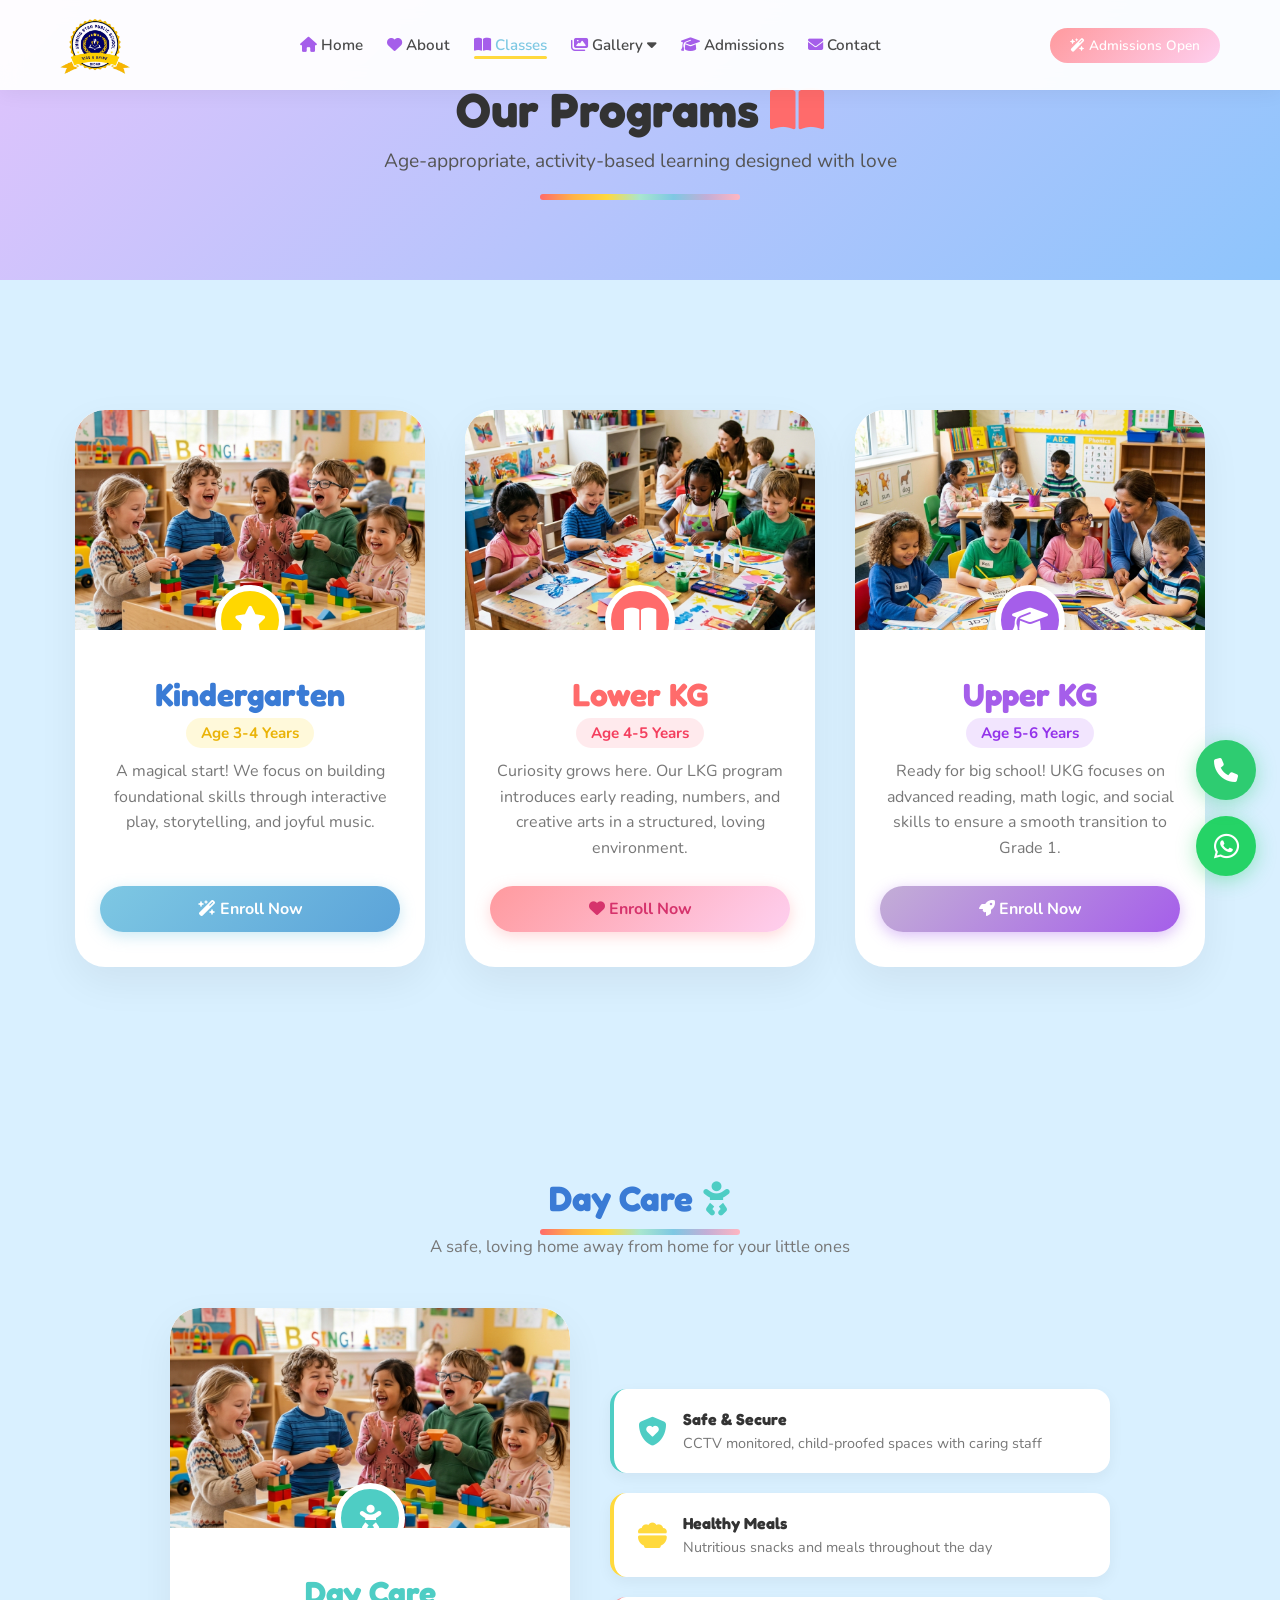
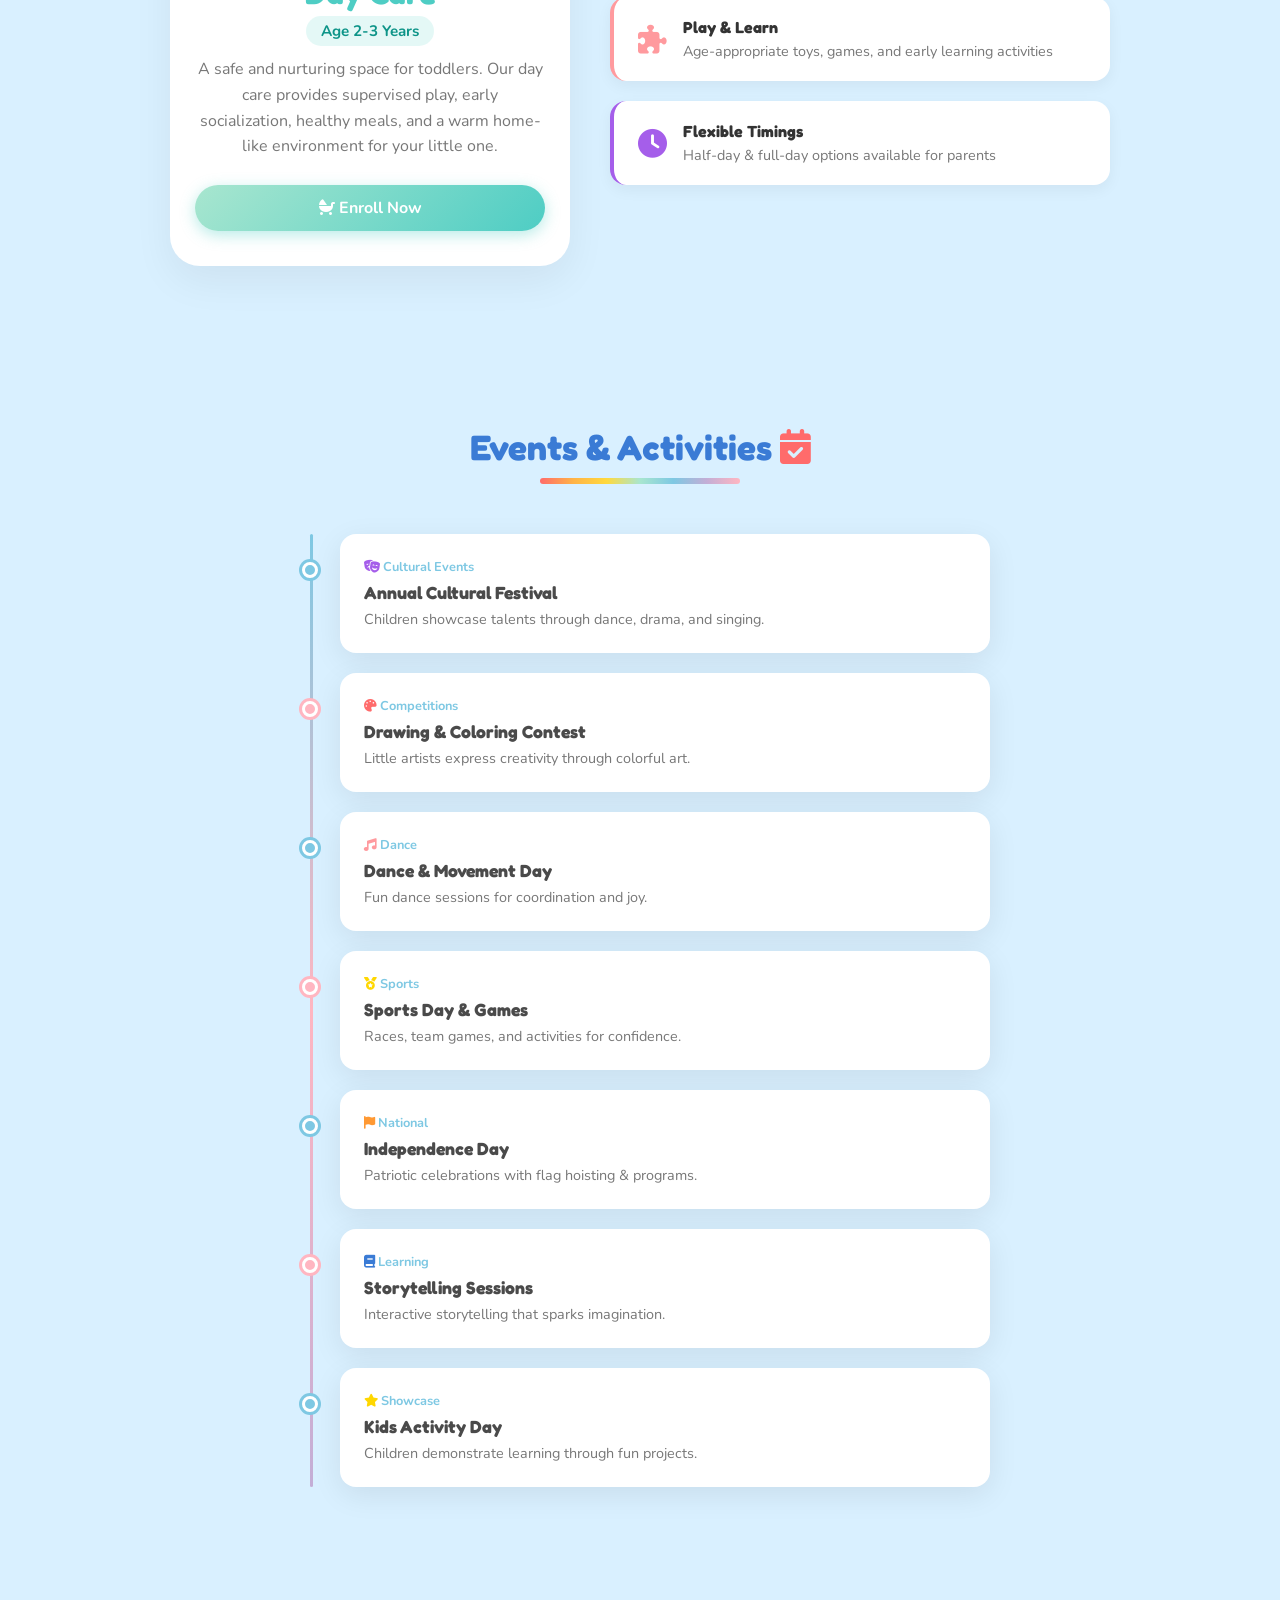
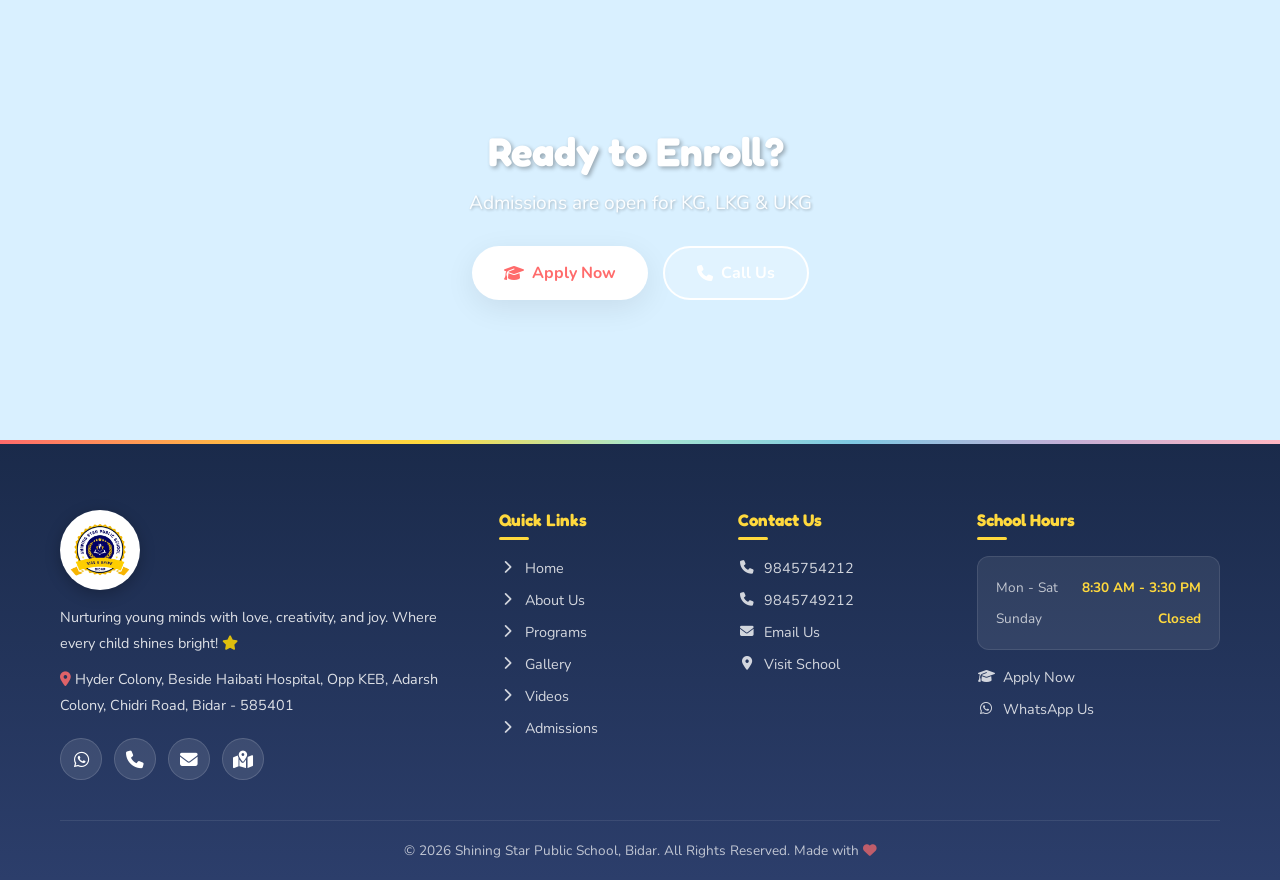
<file: programs.html>
<!DOCTYPE html>
<html lang="en">

<head>
  <meta charset="UTF-8">
  <meta name="viewport" content="width=device-width,initial-scale=1.0">
  <title>KG LKG UKG Programs & Day Care | Shining Star Public School Bidar</title>
  <meta name="description"
    content="KG, LKG, UKG programs & Day Care at Shining Star Public School Bidar. Activity-based learning, rhymes, storytelling, art & craft, dance, games. Best preschool near Chidri Road. Call 9845754212.">
  <meta name="keywords"
    content="KG program Bidar, LKG classes Bidar, UKG school Bidar, preschool programs Bidar, day care Bidar, kindergarten classes Bidar, activity based learning Bidar, Shining Star School programs, nursery classes Bidar, play school curriculum Bidar">
  <meta name="robots" content="index, follow, max-image-preview:large">
  <meta name="author" content="Shining Star Public School, Bidar">
  <meta name="theme-color" content="#A55EEA">
  <link rel="canonical" href="https://shiningstarpublicschool.in/programs.html">
  <meta property="og:type" content="website">
  <meta property="og:site_name" content="Shining Star Public School, Bidar">
  <meta property="og:title" content="KG LKG UKG Programs | Shining Star Public School Bidar">
  <meta property="og:description"
    content="Activity-based KG, LKG, UKG programs & Day Care at Shining Star Public School Bidar. Call 9845754212.">
  <meta property="og:url" content="https://shiningstarpublicschool.in/programs.html">
  <meta property="og:image" content="https://shiningstarpublicschool.in/assets/images/logo.png">
  <meta property="og:locale" content="en_IN">
  <meta name="twitter:card" content="summary_large_image">
  <meta name="twitter:title" content="KG LKG UKG Programs | Shining Star Public School Bidar">
  <meta name="twitter:description"
    content="Activity-based KG, LKG, UKG programs & Day Care. Best preschool in Bidar near Chidri Road.">
  <meta name="twitter:image" content="https://shiningstarpublicschool.in/assets/images/logo.png">
  <meta name="geo.region" content="IN-KA">
  <meta name="geo.placename" content="Bidar, Karnataka">
  <meta name="geo.position" content="17.908628;77.504919">
  <meta name="ICBM" content="17.908628, 77.504919">
  <script type="application/ld+json">
{"@context":"https://schema.org","@type":"WebPage","name":"Programs - Shining Star Public School Bidar","description":"KG, LKG, UKG & Day Care programs at Shining Star Public School Bidar.","url":"https://shiningstarpublicschool.in/programs.html","mainEntity":{"@type":"School","name":"Shining Star Public School","url":"https://shiningstarpublicschool.in/"}}
</script>
  <link rel="icon" type="image/png" href="assets/images/logo.png">
  <link rel="apple-touch-icon" href="assets/images/logo.png">
  <link rel="stylesheet" href="https://cdnjs.cloudflare.com/ajax/libs/font-awesome/6.4.0/css/all.min.css">
  <link rel="stylesheet" href="css/style.css">
  <link rel="stylesheet" href="css/programs.css">
  <style>
    body {
      background-color: #D9F0FF !important;
    }

    .section {
      background: transparent !important;
    }
  </style>
</head>

<body>
  <nav class="navbar">
    <div class="nav-inner">
      <a href="index.html" class="nav-logo"><img src="assets/images/logo.png"
          style="height: 70px; mix-blend-mode: multiply;" alt="Logo"></a>
      <ul class="nav-links" id="navLinks">
        <li><a href="index.html"><i class="fa-solid fa-house" style="color: #A55EEA;"></i> Home</a></li>
        <li><a href="about.html"><i class="fa-solid fa-heart" style="color: #A55EEA;"></i> About</a></li>
        <li><a href="programs.html" class="active"><i class="fa-solid fa-book-open" style="color: #A55EEA;"></i>
            Classes</a></li>
        <li class="dropdown"><a href="gallery.html"><i class="fa-solid fa-images" style="color: #A55EEA;"></i> Gallery
            <i class="fa-solid fa-caret-down"></i></a>
          <ul class="dropdown-menu">
            <li><a href="gallery.html"><i class="fa-solid fa-image" style="color: #45B7D1; margin-right: 8px;"></i>
                Image Gallery</a></li>
            <li><a href="video.html"><i class="fa-solid fa-video" style="color: #FF6B6B; margin-right: 8px;"></i> Video
                Gallery</a></li>
          </ul>
        </li>
        <li><a href="admissions.html"><i class="fa-solid fa-graduation-cap" style="color: #A55EEA;"></i> Admissions</a>
        </li>
        <li><a href="contact.html"><i class="fa-solid fa-envelope" style="color: #A55EEA;"></i> Contact</a></li>
      </ul>
      <div class="nav-cta" id="navCta">
        <a href="admissions.html" class="btn-small btn-admit"
          style="background: linear-gradient(135deg, #FF9A9E 0%, #FECFEF 99%, #FECFEF 100%);"><i
            class="fa-solid fa-wand-magic-sparkles"></i> Admissions Open</a>
      </div>
      <button class="hamburger" id="hamburger"><span></span><span></span><span></span></button>
    </div>
  </nav>

  <section class="programs-hero"
    style="background-image: linear-gradient(135deg, #e0c3fc 0%, #8ec5fc 100%); padding: 80px 20px; text-align: center;">
    <h1 style="color: #333; font-size: 3rem; margin-bottom: 10px;">Our Programs <i class="fa-solid fa-book-open"
        style="color: #FF6B6B;"></i></h1>
    <p style="color: #555; font-size: 1.2rem;">Age-appropriate, activity-based learning designed with love</p>
    <div class="rainbow-divider" style="margin: 20px auto 0 auto"></div>
  </section>

  <section class="section">
    <div class="container">
      <style>
        .premium-program-card {
          background: #fff;
          border-radius: 30px;
          overflow: hidden;
          width: 350px;
          box-shadow: 0 15px 40px rgba(0, 0, 0, 0.06);
          position: relative;
          transition: all 0.4s ease;
          display: flex;
          flex-direction: column;
        }

        .premium-program-card:hover {
          transform: translateY(-10px);
          box-shadow: 0 25px 50px rgba(0, 0, 0, 0.1);
        }

        .premium-program-card:hover .program-img {
          transform: scale(1.08);
        }

        .program-img-wrapper {
          position: relative;
          height: 220px;
          overflow: hidden;
          border-radius: 30px 30px 0 0;
        }

        .program-img {
          width: 100%;
          height: 100%;
          object-fit: cover;
          transition: transform 0.6s ease;
        }

        .program-icon-badge {
          position: absolute;
          bottom: -25px;
          left: 50%;
          transform: translateX(-50%);
          width: 70px;
          height: 70px;
          border-radius: 50%;
          border: 6px solid #fff;
          display: flex;
          align-items: center;
          justify-content: center;
          z-index: 2;
          box-shadow: 0 4px 10px rgba(0, 0, 0, 0.1);
        }

        .program-icon-badge i {
          font-size: 1.8rem;
          color: #fff;
        }
      </style>

      <div class="programs-grid-full"
        style="display: flex; justify-content: center; gap: 40px; flex-wrap: wrap; margin-top: 50px; padding-bottom: 50px;">
        <!-- KG Card -->
        <div class="premium-program-card fade-up">
          <div class="program-img-wrapper">
            <img src="assets/images/generated/program_kg_1778131216472.png" alt="KG Program" class="program-img">
            <div class="program-icon-badge" style="background: #FFD700;"><i class="fa-solid fa-star"></i></div>
          </div>
          <div
            style="padding: 45px 25px 35px; text-align: center; display: flex; flex-direction: column; flex-grow: 1;">
            <h2 style="color: #3A7BD5; font-size: 2rem; margin-bottom: 8px;">Kindergarten</h2>
            <div style="margin-bottom: 15px;"><span
                style="color: #eab308; font-weight: 700; font-size: 0.95rem; background: rgba(253, 224, 71, 0.2); padding: 5px 15px; border-radius: 20px;">Age
                3-4 Years</span></div>
            <p style="color: #777; font-size: 1rem; line-height: 1.6; margin-bottom: 25px; flex-grow: 1;">A magical
              start! We focus on building foundational skills through interactive play, storytelling, and joyful music.
            </p>
            <a href="admissions.html"
              style="display: inline-block; padding: 12px 28px; background: linear-gradient(135deg, #7EC8E3, #5BA3D9); color: white; border-radius: 30px; font-weight: 700; font-family: 'Nunito'; box-shadow: 0 4px 15px rgba(126,200,227,0.4); transition: transform 0.3s;"><i
                class="fa-solid fa-wand-magic-sparkles"></i> Enroll Now</a>
          </div>
        </div>

        <!-- LKG Card -->
        <div class="premium-program-card fade-up" style="animation-delay: 0.1s;">
          <div class="program-img-wrapper">
            <img src="assets/images/generated/program_lkg_1778131247114.png" alt="LKG Program" class="program-img">
            <div class="program-icon-badge" style="background: #FF6B6B;"><i class="fa-solid fa-book-open"></i></div>
          </div>
          <div
            style="padding: 45px 25px 35px; text-align: center; display: flex; flex-direction: column; flex-grow: 1;">
            <h2 style="color: #FF6B6B; font-size: 2rem; margin-bottom: 8px;">Lower KG</h2>
            <div style="margin-bottom: 15px;"><span
                style="color: #f43f5e; font-weight: 700; font-size: 0.95rem; background: rgba(251, 113, 133, 0.15); padding: 5px 15px; border-radius: 20px;">Age
                4-5 Years</span></div>
            <p style="color: #777; font-size: 1rem; line-height: 1.6; margin-bottom: 25px; flex-grow: 1;">Curiosity
              grows here. Our LKG program introduces early reading, numbers, and creative arts in a structured, loving
              environment.</p>
            <a href="admissions.html"
              style="display: inline-block; padding: 12px 28px; background: linear-gradient(135deg, #FF9A9E, #FECFEF); color: white; border-radius: 30px; font-weight: 700; font-family: 'Nunito'; box-shadow: 0 4px 15px rgba(255,154,158,0.4); transition: transform 0.3s; color: #d6336c;"><i
                class="fa-solid fa-heart"></i> Enroll Now</a>
          </div>
        </div>

        <!-- UKG Card -->
        <div class="premium-program-card fade-up" style="animation-delay: 0.2s;">
          <div class="program-img-wrapper">
            <img src="assets/images/generated/program_ukg_1778131265022.png" alt="UKG Program" class="program-img">
            <div class="program-icon-badge" style="background: #A55EEA;"><i class="fa-solid fa-graduation-cap"></i>
            </div>
          </div>
          <div
            style="padding: 45px 25px 35px; text-align: center; display: flex; flex-direction: column; flex-grow: 1;">
            <h2 style="color: #A55EEA; font-size: 2rem; margin-bottom: 8px;">Upper KG</h2>
            <div style="margin-bottom: 15px;"><span
                style="color: #9333ea; font-weight: 700; font-size: 0.95rem; background: rgba(168, 85, 247, 0.15); padding: 5px 15px; border-radius: 20px;">Age
                5-6 Years</span></div>
            <p style="color: #777; font-size: 1rem; line-height: 1.6; margin-bottom: 25px; flex-grow: 1;">Ready for big
              school! UKG focuses on advanced reading, math logic, and social skills to ensure a smooth transition to
              Grade 1.</p>
            <a href="admissions.html"
              style="display: inline-block; padding: 12px 28px; background: linear-gradient(135deg, #C3AED6, #A55EEA); color: white; border-radius: 30px; font-weight: 700; font-family: 'Nunito'; box-shadow: 0 4px 15px rgba(165,94,234,0.4); transition: transform 0.3s;"><i
                class="fa-solid fa-rocket"></i> Enroll Now</a>
          </div>
        </div>
      </div>
    </div>
  </section>

  <!-- DAY CARE SECTION -->
  <section class="section" style="background: linear-gradient(180deg, #e8faf6 0%, #fff9f0 100%);">
    <div class="container">
      <div class="section-title fade-up">
        <h2>Day Care <i class="fa-solid fa-baby" style="color: #4ECDC4;"></i></h2>
        <div class="rainbow-divider"></div>
        <p>A safe, loving home away from home for your little ones</p>
      </div>
      <div style="display: flex; justify-content: center; gap: 40px; flex-wrap: wrap;">
        <div class="premium-program-card fade-up" style="max-width: 400px; width: 100%;">
          <div class="program-img-wrapper">
            <img src="assets/images/generated/program_kg_1778131216472.png" alt="Day Care Program" class="program-img">
            <div class="program-icon-badge" style="background: #4ECDC4;"><i class="fa-solid fa-baby"></i></div>
          </div>
          <div
            style="padding: 45px 25px 35px; text-align: center; display: flex; flex-direction: column; flex-grow: 1;">
            <h2 style="color: #4ECDC4; font-size: 2rem; margin-bottom: 8px;">Day Care</h2>
            <div style="margin-bottom: 15px;"><span
                style="color: #0d9488; font-weight: 700; font-size: 0.95rem; background: rgba(78, 205, 196, 0.15); padding: 5px 15px; border-radius: 20px;">Age
                2-3 Years</span></div>
            <p style="color: #777; font-size: 1rem; line-height: 1.6; margin-bottom: 25px; flex-grow: 1;">A safe and
              nurturing space for toddlers. Our day care provides supervised play, early socialization, healthy meals,
              and a warm home-like environment for your little one.</p>
            <a href="admissions.html"
              style="display: inline-block; padding: 12px 28px; background: linear-gradient(135deg, #A8E6CF, #4ECDC4); color: white; border-radius: 30px; font-weight: 700; font-family: 'Nunito'; box-shadow: 0 4px 15px rgba(78,205,196,0.4); transition: transform 0.3s;"><i
                class="fa-solid fa-baby-carriage"></i> Enroll Now</a>
          </div>
        </div>

        <!-- Day Care Features -->
        <div
          style="max-width: 500px; width: 100%; display: flex; flex-direction: column; justify-content: center; gap: 20px;">
          <div class="fade-up"
            style="display: flex; align-items: center; gap: 16px; background: white; padding: 20px 24px; border-radius: 16px; box-shadow: 0 5px 15px rgba(0,0,0,0.05); border-left: 4px solid #4ECDC4;">
            <i class="fa-solid fa-shield-heart" style="font-size: 1.8rem; color: #4ECDC4;"></i>
            <div>
              <h4 style="margin-bottom: 4px; color: #333;">Safe & Secure</h4>
              <p style="font-size: 0.9rem; color: #777;">CCTV monitored, child-proofed spaces with caring staff</p>
            </div>
          </div>
          <div class="fade-up"
            style="display: flex; align-items: center; gap: 16px; background: white; padding: 20px 24px; border-radius: 16px; box-shadow: 0 5px 15px rgba(0,0,0,0.05); border-left: 4px solid #FFD93D;">
            <i class="fa-solid fa-bowl-food" style="font-size: 1.8rem; color: #FFD93D;"></i>
            <div>
              <h4 style="margin-bottom: 4px; color: #333;">Healthy Meals</h4>
              <p style="font-size: 0.9rem; color: #777;">Nutritious snacks and meals throughout the day</p>
            </div>
          </div>
          <div class="fade-up"
            style="display: flex; align-items: center; gap: 16px; background: white; padding: 20px 24px; border-radius: 16px; box-shadow: 0 5px 15px rgba(0,0,0,0.05); border-left: 4px solid #FF9A9E;">
            <i class="fa-solid fa-puzzle-piece" style="font-size: 1.8rem; color: #FF9A9E;"></i>
            <div>
              <h4 style="margin-bottom: 4px; color: #333;">Play & Learn</h4>
              <p style="font-size: 0.9rem; color: #777;">Age-appropriate toys, games, and early learning activities</p>
            </div>
          </div>
          <div class="fade-up"
            style="display: flex; align-items: center; gap: 16px; background: white; padding: 20px 24px; border-radius: 16px; box-shadow: 0 5px 15px rgba(0,0,0,0.05); border-left: 4px solid #A55EEA;">
            <i class="fa-solid fa-clock" style="font-size: 1.8rem; color: #A55EEA;"></i>
            <div>
              <h4 style="margin-bottom: 4px; color: #333;">Flexible Timings</h4>
              <p style="font-size: 0.9rem; color: #777;">Half-day & full-day options available for parents</p>
            </div>
          </div>
        </div>
      </div>
    </div>
  </section>

  <!-- EVENTS -->
  <section class="section" style="background:#fff">
    <div class="container">
      <div class="section-title fade-up">
        <h2>Events & Activities <i class="fa-solid fa-calendar-check" style="color: #FF6B6B;"></i></h2>
        <div class="rainbow-divider"></div>
      </div>
      <div class="events-timeline">
        <div class="event-card fade-up">
          <div class="event-dot"></div>
          <div class="event-date"><i class="fa-solid fa-masks-theater" style="color: #A55EEA;"></i> Cultural Events</div>
          <h3>Annual Cultural Festival</h3>
          <p>Children showcase talents through dance, drama, and singing.</p>
        </div>
        <div class="event-card fade-up">
          <div class="event-dot"></div>
          <div class="event-date"><i class="fa-solid fa-palette" style="color: #FF6B6B;"></i> Competitions</div>
          <h3>Drawing & Coloring Contest</h3>
          <p>Little artists express creativity through colorful art.</p>
        </div>
        <div class="event-card fade-up">
          <div class="event-dot"></div>
          <div class="event-date"><i class="fa-solid fa-music" style="color: #FF9A9E;"></i> Dance</div>
          <h3>Dance & Movement Day</h3>
          <p>Fun dance sessions for coordination and joy.</p>
        </div>
        <div class="event-card fade-up">
          <div class="event-dot"></div>
          <div class="event-date"><i class="fa-solid fa-medal" style="color: #FFD700;"></i> Sports</div>
          <h3>Sports Day & Games</h3>
          <p>Races, team games, and activities for confidence.</p>
        </div>
        <div class="event-card fade-up">
          <div class="event-dot"></div>
          <div class="event-date"><i class="fa-solid fa-flag" style="color: #FF9933;"></i> National</div>
          <h3>Independence Day</h3>
          <p>Patriotic celebrations with flag hoisting & programs.</p>
        </div>
        <div class="event-card fade-up">
          <div class="event-dot"></div>
          <div class="event-date"><i class="fa-solid fa-book" style="color: #3A7BD5;"></i> Learning</div>
          <h3>Storytelling Sessions</h3>
          <p>Interactive storytelling that sparks imagination.</p>
        </div>
        <div class="event-card fade-up">
          <div class="event-dot"></div>
          <div class="event-date"><i class="fa-solid fa-star" style="color: #FFD700;"></i> Showcase</div>
          <h3>Kids Activity Day</h3>
          <p>Children demonstrate learning through fun projects.</p>
        </div>
      </div>
    </div>
  </section>

  <section class="cta-section"
    style="background-image: linear-gradient(rgba(165, 94, 234, 0.8), rgba(255, 107, 107, 0.8)), url('assets/images/generated/cta_bg_1778131284946.png'); background-size: cover; background-position: center; background-attachment: fixed; color: white;">
    <div class="container" style="padding: 60px 20px; text-align: center;">
      <h2 style="font-size: 2.5rem; text-shadow: 2px 2px 4px rgba(0,0,0,0.3); margin-bottom: 15px; color: white;">Ready
        to Enroll? <i class="fa-solid fa-backpack" style="color: #FFD700;"></i></h2>
      <p style="font-size: 1.2rem; margin-bottom: 30px; text-shadow: 1px 1px 3px rgba(0,0,0,0.3);">Admissions are open
        for KG, LKG & UKG</p>
      <div class="cta-buttons" style="display: flex; justify-content: center; gap: 15px; flex-wrap: wrap;">
        <a href="admissions.html" class="btn btn-white" style="background: white; color: #FF6B6B;"><i
            class="fa-solid fa-graduation-cap"></i> Apply Now</a>
        <a href="tel:9845754212" class="btn btn-secondary"
          style="background: rgba(255,255,255,0.2); border: 2px solid white; color: white;"><i
            class="fa-solid fa-phone"></i> Call Us</a>
      </div>
    </div>
  </section>

  <footer class="footer">
    <div class="container">
      <div class="footer-grid">
        <div class="footer-about">
          <img src="assets/images/logo.png" alt="Shining Star Logo"
            style="height: 80px; margin-bottom: 15px; background: white; border-radius: 50%; padding: 5px; box-shadow: 0 4px 15px rgba(0,0,0,0.25);">
          <p>Nurturing young minds with love, creativity, and joy. Where every child shines bright! <i class="fa-solid fa-star" style="color: #FFD700;"></i></p>
          <p style="margin-top:10px"><i class="fa-solid fa-location-dot" style="color: #FF6B6B;"></i> Hyder Colony,
            Beside Haibati Hospital, Opp KEB, Adarsh Colony, Chidri Road, Bidar - 585401</p>
          <div class="footer-social">
            <a href="https://wa.me/919845754212" target="_blank" class="social-whatsapp" title="WhatsApp"><i
                class="fa-brands fa-whatsapp"></i></a>
            <a href="tel:9845754212" class="social-phone" title="Call Us"><i class="fa-solid fa-phone"></i></a>
            <a href="mailto:shiningstarschoolbidar@gmail.com" class="social-email" title="Email"><i
                class="fa-solid fa-envelope"></i></a>
            <a href="https://maps.app.goo.gl/e3rBNYEC74BwEja27" target="_blank" class="social-map" title="Directions"><i
                class="fa-solid fa-map-location-dot"></i></a>
          </div>
        </div>
        <div class="footer-col">
          <h4>Quick Links</h4>
          <ul>
            <li><a href="index.html"><i class="fa-solid fa-chevron-right"></i> Home</a></li>
            <li><a href="about.html"><i class="fa-solid fa-chevron-right"></i> About Us</a></li>
            <li><a href="programs.html"><i class="fa-solid fa-chevron-right"></i> Programs</a></li>
            <li><a href="gallery.html"><i class="fa-solid fa-chevron-right"></i> Gallery</a></li>
            <li><a href="video.html"><i class="fa-solid fa-chevron-right"></i> Videos</a></li>
            <li><a href="admissions.html"><i class="fa-solid fa-chevron-right"></i> Admissions</a></li>
          </ul>
        </div>
        <div class="footer-col">
          <h4>Contact Us</h4>
          <ul>
            <li><a href="tel:9845754212"><i class="fa-solid fa-phone"></i> 9845754212</a></li>
            <li><a href="tel:9845749212"><i class="fa-solid fa-phone"></i> 9845749212</a></li>
            <li><a href="mailto:shiningstarschoolbidar@gmail.com"><i class="fa-solid fa-envelope"></i> Email Us</a></li>
            <li><a href="contact.html"><i class="fa-solid fa-location-dot"></i> Visit School</a></li>
          </ul>
        </div>
        <div class="footer-col">
          <h4>School Hours</h4>
          <div class="footer-timing">
            <div class="timing-row"><span>Mon - Sat</span><span>8:30 AM - 3:30 PM</span></div>
            <div class="timing-row"><span>Sunday</span><span>Closed</span></div>
          </div>
          <ul style="margin-top: 15px;">
            <li><a href="admissions.html"><i class="fa-solid fa-graduation-cap"></i> Apply Now</a></li>
            <li><a href="https://wa.me/919845754212" target="_blank"><i class="fa-brands fa-whatsapp"></i> WhatsApp
                Us</a></li>
          </ul>
        </div>
      </div>
      <div class="footer-bottom">
        <p>&copy; 2026 Shining Star Public School, Bidar. All Rights Reserved. Made with <i class="fa-solid fa-heart"
            style="color: #FF6B6B;"></i></p>
      </div>
    </div>
  </footer>

  <a href="https://wa.me/919845754212" target="_blank" class="whatsapp-float"><i class="fa-brands fa-whatsapp"></i></a>
  <div class="call-float"><a href="tel:9845754212"><i class="fa-solid fa-phone"></i></a></div>
  <script src="js/script.js"></script>
</body>

</html>
</file>
<file: css/style.css>
/* ===== SHINING STAR PUBLIC SCHOOL - STYLES ===== */
@import url('https://fonts.googleapis.com/css2?family=Fredoka:wght@400;500;600;700&family=Nunito:wght@400;600;700;800&family=Poppins:wght@400;500;600;700&display=swap');

:root {
  --sky: #7EC8E3;
  --sky-light: #B8E4F0;
  --pink: #FFB6C1;
  --pink-soft: #FFD6E0;
  --yellow: #FFD93D;
  --yellow-soft: #FFF3B0;
  --purple: #C3AED6;
  --purple-soft: #E8D5F5;
  --orange: #FFB347;
  --orange-soft: #FFE0B2;
  --green: #A8E6CF;
  --green-soft: #D4F5E9;
  --white: #FFFFFF;
  --bg: #FFF9F0;
  --text: #4A4A4A;
  --text-light: #777;
  --radius: 20px;
  --shadow: 0 8px 30px rgba(0, 0, 0, 0.08);
  --shadow-hover: 0 12px 40px rgba(0, 0, 0, 0.15);
}

*,
*::before,
*::after {
  margin: 0;
  padding: 0;
  box-sizing: border-box;
}

html {
  scroll-behavior: smooth;
}

body {
  font-family: 'Nunito', sans-serif;
  background: var(--bg);
  color: var(--text);
  overflow-x: hidden;
}

h1,
h2,
h3,
h4 {
  font-family: 'Fredoka', sans-serif;
}

a {
  text-decoration: none;
  color: inherit;
}

img {
  max-width: 100%;
  display: block;
}

.container {
  max-width: 1200px;
  margin: 0 auto;
  padding: 0 20px;
}

/* NAV */
.navbar {
  position: fixed;
  top: 0;
  left: 0;
  width: 100%;
  background: rgba(255, 255, 255, 0.95);
  backdrop-filter: blur(10px);
  z-index: 1000;
  padding: 10px 0;
  box-shadow: 0 2px 20px rgba(0, 0, 0, 0.06);
  transition: all .3s;
}

.nav-inner {
  display: flex;
  align-items: center;
  justify-content: space-between;
  max-width: 1200px;
  margin: 0 auto;
  padding: 0 20px;
}

.nav-logo {
  display: flex;
  align-items: center;
  gap: 12px;
}

.logo-placeholder {
  width: 50px;
  height: 50px;
  border-radius: 50%;
  background: linear-gradient(135deg, var(--sky), var(--purple));
  display: flex;
  align-items: center;
  justify-content: center;
  font-size: 20px;
  color: #fff;
  font-weight: 700;
  font-family: 'Fredoka';
}

.nav-logo span {
  font-family: 'Fredoka';
  font-size: 1.2rem;
  font-weight: 700;
  color: var(--sky);
}

.nav-links {
  display: flex;
  gap: 24px;
  list-style: none;
}

.nav-links a {
  font-weight: 600;
  font-size: .95rem;
  color: var(--text);
  transition: color .3s;
  position: relative;
}

.nav-links a:hover {
  color: var(--sky);
}

.nav-links a::after {
  content: '';
  position: absolute;
  bottom: -4px;
  left: 0;
  width: 0;
  height: 3px;
  background: var(--yellow);
  border-radius: 2px;
  transition: width .3s;
}

.nav-links a:hover::after,
.nav-links a.active::after {
  width: 100%;
}

.nav-links a.active {
  color: var(--sky);
}

.dropdown {
  position: relative;
}

.dropdown-menu {
  position: absolute;
  top: 100%;
  left: 0;
  background: #fff;
  box-shadow: var(--shadow);
  border-radius: 10px;
  padding: 10px 0;
  min-width: 180px;
  opacity: 0;
  visibility: hidden;
  transform: translateY(10px);
  transition: all 0.3s ease;
  list-style: none;
  display: flex;
  flex-direction: column;
  gap: 0;
  z-index: 1000;
}

.dropdown:hover .dropdown-menu {
  opacity: 1;
  visibility: visible;
  transform: translateY(0);
}

.dropdown-menu li {
  width: 100%;
}

.dropdown-menu a {
  display: block;
  padding: 10px 20px;
  color: var(--text);
  font-weight: 600;
  font-size: 0.9rem;
  transition: background 0.3s;
}

.dropdown-menu a::after {
  display: none;
}

.dropdown-menu a:hover {
  background: var(--bg);
  color: var(--sky);
}

.gallery-item img {
  width: 100%;
  height: 100%;
  object-fit: cover;
  transition: transform .4s;
}

.gallery-item:hover img {
  transform: scale(1.05);
}

.hamburger {
  display: none;
  flex-direction: column;
  gap: 6px;
  cursor: pointer;
  background: none;
  border: none;
  padding: 8px;
  position: relative;
  z-index: 1002;
  width: 44px;
  height: 44px;
  align-items: center;
  justify-content: center;
  border-radius: 10px;
  transition: background 0.3s;
}

.hamburger:hover {
  background: rgba(165, 94, 234, 0.08);
}

.hamburger span {
  display: block;
  width: 26px;
  height: 3px;
  background: var(--text);
  border-radius: 3px;
  transition: all .35s cubic-bezier(0.68, -0.55, 0.27, 1.55);
  transform-origin: center;
}

.hamburger.active span:nth-child(1) {
  transform: translateY(9px) rotate(45deg);
  background: #FF6B6B;
}

.hamburger.active span:nth-child(2) {
  opacity: 0;
  transform: scaleX(0);
}

.hamburger.active span:nth-child(3) {
  transform: translateY(-9px) rotate(-45deg);
  background: #FF6B6B;
}

.nav-cta {
  display: flex;
  gap: 10px;
}

.nav-cta .btn-small {
  padding: 8px 20px;
  border-radius: 25px;
  font-weight: 600;
  font-size: .85rem;
  border: none;
  cursor: pointer;
  transition: all .3s;
}

.btn-call {
  background: var(--green);
  color: #fff;
}

.btn-admit {
  background: var(--sky);
  color: #fff;
}

/* BUTTONS */
.btn {
  display: inline-flex;
  align-items: center;
  gap: 8px;
  padding: 14px 32px;
  border-radius: 50px;
  font-family: 'Nunito';
  font-weight: 700;
  font-size: 1rem;
  border: none;
  cursor: pointer;
  transition: all .3s;
}

.btn:hover {
  transform: translateY(-3px);
  box-shadow: var(--shadow-hover);
}

.btn-primary {
  background: linear-gradient(135deg, var(--sky), #5BA3D9);
  color: #fff;
}

.btn-secondary {
  background: linear-gradient(135deg, var(--yellow), var(--orange));
  color: #fff;
}

.btn-white {
  background: #fff;
  color: var(--sky);
  box-shadow: var(--shadow);
}

/* HERO */
.hero {
  min-height: 100vh;
  padding-top: 100px;
  background: linear-gradient(180deg, #E8F6FF 0%, #FFF9F0 100%);
  position: relative;
  overflow: hidden;
  display: flex;
  align-items: center;
}

.hero-content {
  display: grid;
  grid-template-columns: 1fr 1fr;
  gap: 40px;
  align-items: center;
  position: relative;
  z-index: 2;
}

.hero-text h1 {
  font-size: 3rem;
  line-height: 1.2;
  color: #3A7BD5;
  margin-bottom: 16px;
}

.hero-text h1 em {
  color: var(--orange);
  font-style: normal;
}

.hero-text p {
  font-size: 1.15rem;
  color: var(--text-light);
  margin-bottom: 30px;
  line-height: 1.7;
}

.hero-buttons {
  display: flex;
  gap: 16px;
  flex-wrap: wrap;
}

.hero-visual {
  position: relative;
  text-align: center;
}

.hero-img-placeholder {
  width: 100%;
  max-width: 480px;
  aspect-ratio: 1;
  margin: 0 auto;
  border-radius: 50%;
  background: linear-gradient(135deg, var(--sky-light), var(--pink-soft), var(--yellow-soft));
  display: flex;
  align-items: center;
  justify-content: center;
  font-size: 8rem;
  animation: float 4s ease-in-out infinite;
  box-shadow: 0 20px 60px rgba(126, 200, 227, 0.3);
}

/* FLOATING ELEMENTS */
.cloud {
  position: absolute;
  background: #fff;
  border-radius: 50px;
  opacity: .7;
  animation: floatCloud 20s linear infinite;
}

.cloud::before,
.cloud::after {
  content: '';
  position: absolute;
  background: #fff;
  border-radius: 50%;
}

.cloud-1 {
  width: 120px;
  height: 40px;
  top: 15%;
  left: -150px;
  animation-duration: 25s;
}

.cloud-1::before {
  width: 50px;
  height: 50px;
  top: -25px;
  left: 20px;
}

.cloud-1::after {
  width: 70px;
  height: 60px;
  top: -30px;
  left: 50px;
}

.cloud-2 {
  width: 100px;
  height: 35px;
  top: 25%;
  left: -120px;
  animation-duration: 30s;
  animation-delay: 5s;
}

.cloud-2::before {
  width: 45px;
  height: 45px;
  top: -22px;
  left: 15px;
}

.cloud-2::after {
  width: 60px;
  height: 50px;
  top: -25px;
  left: 40px;
}

.cloud-3 {
  width: 80px;
  height: 30px;
  top: 10%;
  left: -100px;
  animation-duration: 35s;
  animation-delay: 10s;
}

.cloud-3::before {
  width: 35px;
  height: 35px;
  top: -18px;
  left: 10px;
}

.cloud-3::after {
  width: 50px;
  height: 40px;
  top: -20px;
  left: 35px;
}

.star {
  position: absolute;
  color: var(--yellow);
  font-size: 1.5rem;
  animation: twinkle 2s ease-in-out infinite;
  opacity: .6;
}

.star:nth-child(2) {
  animation-delay: .5s;
}

.star:nth-child(3) {
  animation-delay: 1s;
}

@keyframes float {

  0%,
  100% {
    transform: translateY(0)
  }

  50% {
    transform: translateY(-20px)
  }
}

@keyframes floatCloud {
  0% {
    transform: translateX(0)
  }

  100% {
    transform: translateX(calc(100vw + 200px))
  }
}

@keyframes twinkle {

  0%,
  100% {
    opacity: .3;
    transform: scale(.8)
  }

  50% {
    opacity: 1;
    transform: scale(1.2)
  }
}

/* SECTION COMMON */
.section {
  padding: 80px 0;
  position: relative;
}

.section-title {
  text-align: center;
  margin-bottom: 50px;
}

.section-title h2 {
  font-size: 2.2rem;
  color: #3A7BD5;
  margin-bottom: 10px;
}

.section-title p {
  color: var(--text-light);
  font-size: 1.05rem;
}

.rainbow-divider {
  height: 6px;
  background: linear-gradient(90deg, #FF6B6B, var(--orange), var(--yellow), var(--green), var(--sky), var(--purple), var(--pink));
  border-radius: 3px;
  margin: 0 auto;
  width: 200px;
}

/* WHY CHOOSE US */
.features-grid {
  display: grid;
  grid-template-columns: repeat(auto-fit, minmax(220px, 1fr));
  gap: 24px;
}

.feature-card {
  background: #fff;
  border-radius: var(--radius);
  padding: 30px 20px;
  text-align: center;
  box-shadow: var(--shadow);
  transition: all .3s;
  border-top: 4px solid var(--sky);
}

.feature-card:nth-child(2) {
  border-color: var(--pink);
}

.feature-card:nth-child(3) {
  border-color: var(--yellow);
}

.feature-card:nth-child(4) {
  border-color: var(--green);
}

.feature-card:nth-child(5) {
  border-color: var(--purple);
}

.feature-card:hover {
  transform: translateY(-8px);
  box-shadow: var(--shadow-hover);
}

.feature-icon {
  font-size: 3rem;
  margin-bottom: 15px;
}

.feature-card h3 {
  font-size: 1.1rem;
  margin-bottom: 8px;
  color: var(--text);
}

.feature-card p {
  font-size: .9rem;
  color: var(--text-light);
  line-height: 1.6;
}

/* COUNTERS */
.counters {
  background: linear-gradient(135deg, var(--sky), #5BA3D9);
  padding: 60px 0;
}

.counters-grid {
  display: grid;
  grid-template-columns: repeat(4, 1fr);
  gap: 30px;
  text-align: center;
  color: #fff;
}

.counter-item h3 {
  font-size: 2.8rem;
  font-family: 'Fredoka';
}

.counter-item p {
  font-size: 1rem;
  opacity: .9;
  margin-top: 5px;
}

/* ABOUT */
.about-content {
  display: grid;
  grid-template-columns: 1fr 1fr;
  gap: 50px;
  align-items: center;
}

.about-img {
  border-radius: var(--radius);
  overflow: hidden;
  background: linear-gradient(135deg, var(--pink-soft), var(--sky-light));
  aspect-ratio: 4/3;
  display: flex;
  align-items: center;
  justify-content: center;
  font-size: 6rem;
  box-shadow: var(--shadow);
}

.about-text h3 {
  font-size: 1.4rem;
  color: var(--sky);
  margin-bottom: 12px;
}

.about-text p {
  line-height: 1.8;
  color: var(--text-light);
  margin-bottom: 16px;
}

.about-values {
  display: flex;
  flex-wrap: wrap;
  gap: 10px;
  margin-top: 20px;
}

.value-tag {
  background: var(--sky-light);
  color: #3A7BD5;
  padding: 8px 18px;
  border-radius: 25px;
  font-size: .85rem;
  font-weight: 600;
}

/* PROGRAMS */
.programs-grid {
  display: grid;
  grid-template-columns: repeat(3, 1fr);
  gap: 30px;
}

.program-card {
  background: #fff;
  border-radius: var(--radius);
  overflow: hidden;
  box-shadow: var(--shadow);
  transition: all .3s;
}

.program-card:hover {
  transform: translateY(-8px);
  box-shadow: var(--shadow-hover);
}

.program-header {
  padding: 30px;
  text-align: center;
  color: #fff;
}

.program-card:nth-child(1) .program-header {
  background: linear-gradient(135deg, var(--sky), #5BA3D9);
}

.program-card:nth-child(2) .program-header {
  background: linear-gradient(135deg, var(--pink), #E88DA4);
}

.program-card:nth-child(3) .program-header {
  background: linear-gradient(135deg, var(--purple), #A78BC5);
}

.program-header h3 {
  font-size: 1.8rem;
}

.program-header p {
  opacity: .9;
  font-size: .95rem;
}

.program-body {
  padding: 24px;
}

.program-body ul {
  list-style: none;
}

.program-body li {
  padding: 10px 0;
  border-bottom: 1px dashed #eee;
  font-size: .95rem;
  display: flex;
  align-items: center;
  gap: 10px;
}

.program-body li::before {
  content: '⭐';
  font-size: .8rem;
}

/* FACILITIES */
.facilities-grid {
  display: grid;
  grid-template-columns: repeat(auto-fit, minmax(200px, 1fr));
  gap: 20px;
}

.facility-card {
  background: #fff;
  border-radius: 16px;
  padding: 28px 18px;
  text-align: center;
  box-shadow: var(--shadow);
  transition: all .3s;
}

.facility-card:hover {
  transform: translateY(-6px) scale(1.02);
}

.facility-icon {
  font-size: 2.8rem;
  margin-bottom: 12px;
}

.facility-card h3 {
  font-size: 1rem;
  margin-bottom: 6px;
}

.facility-card p {
  font-size: .85rem;
  color: var(--text-light);
}

/* GALLERY */
.gallery-filters {
  display: flex;
  flex-wrap: wrap;
  gap: 10px;
  justify-content: center;
  margin-bottom: 30px;
}

.filter-btn {
  padding: 8px 22px;
  border-radius: 25px;
  border: 2px solid var(--sky);
  background: transparent;
  color: var(--sky);
  font-weight: 600;
  cursor: pointer;
  transition: all .3s;
  font-family: 'Nunito';
}

.filter-btn.active,
.filter-btn:hover {
  background: var(--sky);
  color: #fff;
}

.gallery-grid {
  display: grid;
  grid-template-columns: repeat(auto-fill, minmax(250px, 1fr));
  gap: 16px;
}

.gallery-item {
  border-radius: 16px;
  overflow: hidden;
  cursor: pointer;
  position: relative;
  aspect-ratio: 4/3;
  background: linear-gradient(135deg, var(--sky-light), var(--pink-soft));
  display: flex;
  align-items: center;
  justify-content: center;
  font-size: 3rem;
  box-shadow: var(--shadow);
  transition: all .3s;
}

.gallery-item:hover {
  transform: scale(1.03);
}

.gallery-overlay {
  display: none;
}

.gallery-item:hover .gallery-overlay {
  opacity: 0;
}

/* LIGHTBOX */
.lightbox {
  display: none;
  position: fixed;
  inset: 0;
  background: rgba(0, 0, 0, .85);
  z-index: 2000;
  align-items: center;
  justify-content: center;
}

.lightbox.active {
  display: flex;
}

.lightbox-content {
  max-width: 900px;
  width: 90%;
  text-align: center;
  position: relative;
}

.lightbox-img {
  font-size: 6rem;
  margin-bottom: 16px;
}

#lightboxImg {
  width: 100%;
  max-height: 75vh;
  object-fit: contain;
  border-radius: 8px;
  margin-bottom: 15px;
  box-shadow: 0 10px 30px rgba(0, 0, 0, 0.5);
}

.lightbox-caption {
  color: #fff;
  font-size: 1.2rem;
  margin-top: 10px;
}

.lightbox-close {
  position: absolute;
  top: 20px;
  right: 30px;
  font-size: 2.5rem;
  color: #fff;
  cursor: pointer;
  background: none;
  border: none;
}

/* EVENTS */
.events-timeline {
  max-width: 700px;
  margin: 0 auto;
  position: relative;
}

.events-timeline::before {
  content: '';
  position: absolute;
  left: 20px;
  top: 0;
  bottom: 0;
  width: 3px;
  background: linear-gradient(var(--sky), var(--pink), var(--purple));
  border-radius: 2px;
}

.event-card {
  background: #fff;
  border-radius: 16px;
  padding: 24px;
  margin-left: 50px;
  margin-bottom: 20px;
  box-shadow: var(--shadow);
  position: relative;
  transition: all .3s;
}

.event-card:hover {
  transform: translateX(5px);
}

.event-dot {
  position: absolute;
  left: -38px;
  top: 28px;
  width: 16px;
  height: 16px;
  border-radius: 50%;
  background: var(--sky);
  border: 3px solid #fff;
  box-shadow: 0 0 0 3px var(--sky);
}

.event-card:nth-child(even) .event-dot {
  background: var(--pink);
  box-shadow: 0 0 0 3px var(--pink);
}

.event-date {
  font-size: .8rem;
  color: var(--sky);
  font-weight: 700;
  margin-bottom: 6px;
}

.event-card h3 {
  font-size: 1.1rem;
  margin-bottom: 6px;
}

.event-card p {
  font-size: .9rem;
  color: var(--text-light);
}

/* TEACHERS */
.teachers-grid {
  display: grid;
  grid-template-columns: repeat(auto-fit, minmax(240px, 1fr));
  gap: 24px;
}

.teacher-card {
  background: #fff;
  border-radius: var(--radius);
  padding: 30px 20px;
  text-align: center;
  box-shadow: var(--shadow);
  transition: all .3s;
}

.teacher-card:hover {
  transform: translateY(-6px);
}

.teacher-photo {
  width: 140px;
  height: 140px;
  border-radius: 50%;
  margin: 0 auto 16px;
  background: linear-gradient(135deg, var(--sky-light), var(--purple-soft));
  display: flex;
  align-items: center;
  justify-content: center;
  font-size: 3rem;
  border: 5px solid transparent;
  background-clip: padding-box;
  box-shadow: 0 0 0 4px rgba(165, 94, 234, 0.15), 0 8px 25px rgba(0, 0, 0, 0.1);
  overflow: hidden;
  position: relative;
  transition: transform 0.4s ease, box-shadow 0.4s ease;
}

.teacher-card:hover .teacher-photo {
  transform: scale(1.08);
  box-shadow: 0 0 0 4px rgba(165, 94, 234, 0.3), 0 12px 35px rgba(165, 94, 234, 0.2);
}

.teacher-photo img {
  width: 100%;
  height: 100%;
  object-fit: cover;
  border-radius: 50%;
  transition: transform 0.4s ease;
}

.teacher-card:hover .teacher-photo img {
  transform: scale(1.1);
}

.teacher-card h3 {
  font-size: 1.1rem;
  margin-bottom: 4px;
}

.teacher-card .qual {
  font-size: .85rem;
  color: var(--sky);
  font-weight: 600;
  margin-bottom: 8px;
}

.teacher-card p {
  font-size: .88rem;
  color: var(--text-light);
  line-height: 1.6;
}

.teacher-badge {
  display: inline-block;
  margin-top: 10px;
  padding: 4px 14px;
  border-radius: 20px;
  font-size: .75rem;
  font-weight: 700;
  background: var(--green-soft);
  color: #2E7D56;
}

/* TESTIMONIALS */
.testimonials {
  background: linear-gradient(135deg, #FFF3E0, #FFF9F0);
}

.testimonials-grid {
  display: grid;
  grid-template-columns: repeat(auto-fit, minmax(300px, 1fr));
  gap: 24px;
}

.testimonial-card {
  background: #fff;
  border-radius: var(--radius);
  padding: 28px;
  box-shadow: var(--shadow);
  position: relative;
}

.testimonial-card::before {
  content: '"';
  font-size: 4rem;
  font-family: 'Fredoka';
  color: var(--sky-light);
  position: absolute;
  top: 10px;
  left: 20px;
  line-height: 1;
}

.testimonial-card p {
  font-style: italic;
  line-height: 1.7;
  color: var(--text-light);
  margin-bottom: 16px;
  padding-top: 30px;
}

.testimonial-author {
  display: flex;
  align-items: center;
  gap: 12px;
}

.testimonial-avatar {
  width: 45px;
  height: 45px;
  border-radius: 50%;
  background: var(--purple-soft);
  display: flex;
  align-items: center;
  justify-content: center;
  font-size: 1.3rem;
}

.testimonial-author h4 {
  font-size: .95rem;
}

.testimonial-author span {
  font-size: .8rem;
  color: var(--text-light);
}

/* ADMISSIONS */
.admission-section {
  background: linear-gradient(180deg, #FFF9F0, #E8F6FF);
}

.admission-form-wrapper {
  max-width: 800px;
  margin: 0 auto;
  background: #fff;
  border-radius: var(--radius);
  padding: 40px;
  box-shadow: var(--shadow);
}

.form-grid {
  display: grid;
  grid-template-columns: 1fr 1fr;
  gap: 20px;
}

.form-group {
  display: flex;
  flex-direction: column;
}

.form-group.full {
  grid-column: 1/-1;
}

.form-group label {
  font-weight: 600;
  font-size: .9rem;
  margin-bottom: 6px;
  color: var(--text);
}

.form-group input,
.form-group select,
.form-group textarea {
  padding: 12px 16px;
  border: 2px solid #eee;
  border-radius: 12px;
  font-family: 'Nunito';
  font-size: .95rem;
  transition: border-color .3s;
  outline: none;
}

.form-group input:focus,
.form-group select:focus,
.form-group textarea:focus {
  border-color: var(--sky);
}

.form-group textarea {
  resize: vertical;
  min-height: 100px;
}

.form-group .error-msg {
  color: #E74C3C;
  font-size: .8rem;
  margin-top: 4px;
  display: none;
}

.form-group.invalid input,
.form-group.invalid select,
.form-group.invalid textarea {
  border-color: #E74C3C;
}

.form-group.invalid .error-msg {
  display: block;
}

.form-submit {
  text-align: center;
  margin-top: 24px;
}

/* CONTACT */
.contact-grid {
  display: grid;
  grid-template-columns: 1fr 1fr;
  gap: 40px;
}

.contact-info-card {
  background: #fff;
  border-radius: var(--radius);
  padding: 30px;
  box-shadow: var(--shadow);
}

.contact-item {
  display: flex;
  align-items: flex-start;
  gap: 14px;
  margin-bottom: 20px;
}

.contact-icon {
  width: 45px;
  height: 45px;
  border-radius: 12px;
  background: var(--sky-light);
  display: flex;
  align-items: center;
  justify-content: center;
  font-size: 1.3rem;
  flex-shrink: 0;
}

.contact-item h4 {
  font-size: .95rem;
  margin-bottom: 3px;
}

.contact-item p,
.contact-item a {
  font-size: .9rem;
  color: var(--text-light);
}

.map-wrapper {
  border-radius: var(--radius);
  overflow: hidden;
  box-shadow: var(--shadow);
  margin-top: 20px;
}

.map-wrapper iframe {
  width: 100%;
  height: 280px;
  border: none;
}

.contact-form {
  background: #fff;
  border-radius: var(--radius);
  padding: 30px;
  box-shadow: var(--shadow);
}

.contact-form .form-group {
  margin-bottom: 16px;
}

/* CTA SECTION */
.cta-section {
  background: linear-gradient(135deg, var(--sky), #5BA3D9, var(--purple));
  padding: 80px 0;
  text-align: center;
  color: #fff;
}

.cta-section h2 {
  font-size: 2.2rem;
  margin-bottom: 12px;
}

.cta-section p {
  font-size: 1.1rem;
  opacity: .9;
  margin-bottom: 30px;
}

.cta-buttons {
  display: flex;
  gap: 16px;
  justify-content: center;
  flex-wrap: wrap;
}

/* FOOTER */
.footer {
  background: linear-gradient(180deg, #1a2a4a 0%, #2C3E6B 100%);
  color: #fff;
  padding: 70px 0 0;
  position: relative;
  overflow: hidden;
}

.footer::before {
  content: '';
  position: absolute;
  top: 0;
  left: 0;
  width: 100%;
  height: 4px;
  background: linear-gradient(90deg, #FF6B6B, var(--orange), var(--yellow), var(--green), var(--sky), var(--purple), var(--pink));
}

.footer-grid {
  display: grid;
  grid-template-columns: 2fr 1fr 1fr 1fr;
  gap: 40px;
  margin-bottom: 40px;
}

.footer-about {}

.footer-about h3 {
  font-family: 'Fredoka';
  font-size: 1.3rem;
  margin-bottom: 12px;
  color: var(--yellow);
}

.footer-about p {
  font-size: .9rem;
  opacity: .85;
  line-height: 1.8;
}

.footer-about .footer-social {
  display: flex;
  gap: 12px;
  margin-top: 20px;
}

.footer-about .footer-social a {
  width: 42px;
  height: 42px;
  border-radius: 50%;
  background: rgba(255, 255, 255, 0.1);
  display: flex;
  align-items: center;
  justify-content: center;
  font-size: 1.1rem;
  color: #fff;
  transition: all 0.3s ease;
  border: 1px solid rgba(255, 255, 255, 0.15);
}

.footer-about .footer-social a:hover {
  transform: translateY(-3px);
}

.footer-about .footer-social a.social-whatsapp:hover {
  background: #25D366;
  border-color: #25D366;
}

.footer-about .footer-social a.social-phone:hover {
  background: #4ECDC4;
  border-color: #4ECDC4;
}

.footer-about .footer-social a.social-email:hover {
  background: #FF6B6B;
  border-color: #FF6B6B;
}

.footer-about .footer-social a.social-map:hover {
  background: #A55EEA;
  border-color: #A55EEA;
}

.footer-col h4 {
  font-size: 1.05rem;
  margin-bottom: 16px;
  color: var(--yellow);
  position: relative;
  padding-bottom: 10px;
}

.footer-col h4::after {
  content: '';
  position: absolute;
  bottom: 0;
  left: 0;
  width: 30px;
  height: 3px;
  background: var(--yellow);
  border-radius: 2px;
}

.footer-col ul {
  list-style: none;
}

.footer-col li {
  margin-bottom: 10px;
}

.footer-col a {
  font-size: .9rem;
  opacity: .8;
  transition: all .3s;
  display: inline-flex;
  align-items: center;
  gap: 8px;
}

.footer-col a:hover {
  opacity: 1;
  color: var(--yellow);
  transform: translateX(4px);
}

.footer-col a i {
  font-size: 0.85rem;
  width: 18px;
  text-align: center;
}

.footer-timing {
  margin-top: 15px;
  padding: 15px 18px;
  background: rgba(255, 255, 255, 0.08);
  border-radius: 12px;
  border: 1px solid rgba(255, 255, 255, 0.1);
  min-width: 200px;
}

.footer-timing .timing-row {
  display: flex;
  justify-content: space-between;
  align-items: center;
  font-size: 0.85rem;
  padding: 6px 0;
  gap: 16px;
  white-space: nowrap;
}

.footer-timing .timing-row span:first-child {
  opacity: 0.7;
  min-width: 70px;
}

.footer-timing .timing-row span:last-child {
  font-weight: 700;
  color: var(--yellow);
  text-align: right;
}

.footer-bottom {
  text-align: center;
  padding: 20px 0;
  border-top: 1px solid rgba(255, 255, 255, .12);
  font-size: .85rem;
  opacity: .7;
  margin-top: 10px;
}

/* WHATSAPP & CALL BUTTONS */
.whatsapp-float {
  position: fixed;
  bottom: 24px;
  right: 24px;
  z-index: 999;
  width: 60px;
  height: 60px;
  border-radius: 50%;
  background: #25D366;
  display: flex;
  align-items: center;
  justify-content: center;
  font-size: 1.8rem;
  color: #fff;
  box-shadow: 0 4px 20px rgba(37, 211, 102, .4);
  cursor: pointer;
  transition: all .3s;
  text-decoration: none;
  animation: float 3s ease-in-out infinite;
}

.whatsapp-float:hover {
  transform: scale(1.1);
}

.call-float {
  position: fixed;
  bottom: 100px;
  right: 24px;
  z-index: 999;
}

.call-float a {
  width: 60px;
  height: 60px;
  border-radius: 50%;
  background: #2ecc71;
  display: flex;
  align-items: center;
  justify-content: center;
  font-size: 1.5rem;
  color: #fff;
  box-shadow: 0 4px 20px rgba(46, 204, 113, .4);
  text-decoration: none;
  transition: all .3s;
  animation: float 3s ease-in-out infinite;
  animation-delay: 1.5s;
}

.call-float a:hover {
  transform: scale(1.1);
}

/* SUCCESS POPUP */
.success-popup {
  display: none;
  position: fixed;
  inset: 0;
  background: rgba(0, 0, 0, .5);
  z-index: 3000;
  align-items: center;
  justify-content: center;
}

.success-popup.active {
  display: flex;
}

.popup-content {
  background: #fff;
  border-radius: var(--radius);
  padding: 40px;
  text-align: center;
  max-width: 400px;
  width: 90%;
  animation: popIn .4s ease;
}

.popup-content .icon {
  font-size: 4rem;
  margin-bottom: 16px;
}

.popup-content h3 {
  font-size: 1.4rem;
  margin-bottom: 8px;
  color: var(--sky);
}

.popup-content p {
  color: var(--text-light);
  margin-bottom: 20px;
}

@keyframes popIn {
  from {
    transform: scale(.8);
    opacity: 0
  }

  to {
    transform: scale(1);
    opacity: 1
  }
}

/* SCROLL ANIMATIONS */
.fade-up {
  opacity: 0;
  transform: translateY(30px);
  transition: all .6s ease;
}

.fade-up.visible {
  opacity: 1;
  transform: translateY(0);
}

/* RESPONSIVE */
@media(max-width:992px) {
  .hero-content {
    grid-template-columns: 1fr;
    text-align: center;
  }

  .hero-text h1 {
    font-size: 2.2rem;
  }

  .hero-buttons {
    justify-content: center;
  }

  .hero-visual {
    order: -1;
  }

  .hero-img-placeholder {
    max-width: 300px;
    font-size: 5rem;
  }

  .about-content,
  .contact-grid {
    grid-template-columns: 1fr;
  }

  .programs-grid {
    grid-template-columns: 1fr;
  }

  .counters-grid {
    grid-template-columns: repeat(2, 1fr);
  }

  .footer-grid {
    grid-template-columns: 1fr 1fr;
  }
}

@media(max-width:768px) {

  .nav-links,
  .nav-cta {
    display: none;
  }

  .hamburger {
    display: flex;
  }

  .nav-links.open {
    display: flex;
    flex-direction: column;
    position: absolute;
    top: 100%;
    left: 0;
    width: 100%;
    background: #fff;
    padding: 20px;
    box-shadow: var(--shadow);
    gap: 0;
    z-index: 1001;
  }

  .nav-links.open>li {
    border-bottom: 1px solid #f0f0f0;
  }

  .nav-links.open>li:last-child {
    border-bottom: none;
  }

  .nav-links.open>li>a {
    display: block;
    padding: 14px 10px;
  }

  .nav-cta.open {
    display: flex;
    justify-content: center;
    position: absolute;
    top: auto;
    left: 0;
    width: 100%;
    background: #fff;
    padding: 0 20px 20px;
    box-shadow: var(--shadow);
    z-index: 1001;
  }

  /* Mobile Dropdown Fix */
  .dropdown:hover .dropdown-menu {
    opacity: 0;
    visibility: hidden;
  }

  .nav-links.open .dropdown {
    position: relative;
  }

  .nav-links.open .dropdown-menu {
    position: static !important;
    opacity: 1 !important;
    visibility: visible !important;
    transform: none !important;
    box-shadow: none;
    border-radius: 0;
    padding: 0;
    display: none !important;
    background: #f9f6ff;
    border-left: 3px solid #A55EEA;
    margin-left: 15px;
    min-width: auto;
  }

  .nav-links.open .dropdown.dropdown-open .dropdown-menu {
    display: flex !important;
  }

  .nav-links.open .dropdown-menu a {
    padding: 12px 20px;
    font-size: 0.9rem;
  }

  .nav-links.open .dropdown>a .fa-caret-down {
    transition: transform 0.3s ease;
  }

  .nav-links.open .dropdown.dropdown-open>a .fa-caret-down {
    transform: rotate(180deg);
  }

  .form-grid {
    grid-template-columns: 1fr;
  }

  .gallery-grid {
    grid-template-columns: repeat(2, 1fr);
  }

  .section {
    padding: 50px 0;
  }

  .section-title h2 {
    font-size: 1.7rem;
  }

  .call-float {
    display: block;
  }

  .counters-grid {
    grid-template-columns: 1fr 1fr;
    gap: 20px;
  }

  .footer-grid {
    grid-template-columns: 1fr;
    text-align: center;
  }

  .footer-col h4::after {
    left: 50%;
    transform: translateX(-50%);
  }

  .footer-about .footer-social {
    justify-content: center;
  }

  .footer-timing {
    max-width: 280px;
    margin-left: auto;
    margin-right: auto;
  }
}

@media(max-width:480px) {
  .gallery-grid {
    grid-template-columns: 1fr;
  }

  .hero-text h1 {
    font-size: 2.2rem;
    line-height: 1.3;
  }

  .hero-text p {
    font-size: 1rem;
    line-height: 1.5;
    margin-bottom: 20px;
  }

  .features-grid {
    grid-template-columns: 1fr;
  }

  .hero-content {
    min-height: 50vh !important;
    padding: 120px 20px 60px !important;
  }

  .hero {
    background-position: center !important;
  }

  .whatsapp-float {
    width: 45px;
    height: 45px;
    font-size: 1.4rem;
    bottom: 15px;
    right: 15px;
  }

  .call-float {
    bottom: 70px;
    right: 15px;
  }

  .call-float a {
    width: 45px;
    height: 45px;
    font-size: 1.2rem;
  }
}
</file>
<file: css/about.css>
/* ===== ABOUT PAGE STYLES ===== */
.about-hero { padding:120px 0 60px; background:linear-gradient(180deg,#F3E5F5,#FFF9F0); text-align:center; }
.about-hero h1 { font-size:2.5rem; color:#3A7BD5; margin-bottom:10px; }
.about-hero p { color:#777; font-size:1.1rem; }

.about-intro { display:grid; grid-template-columns:1fr 1fr; gap:50px; align-items:center; }
.about-intro-img { border-radius:var(--radius); overflow:hidden; box-shadow:var(--shadow); }
.about-intro-img img { width:100%; height:100%; object-fit:cover; }
.about-intro-text h2 { font-family:'Fredoka'; color:#3A7BD5; font-size:1.6rem; margin-bottom:16px; }
.about-intro-text p { line-height:1.8; color:#666; margin-bottom:14px; }

.vision-mission { display:grid; grid-template-columns:1fr 1fr; gap:30px; }
.vm-card { background:#fff; border-radius:var(--radius); padding:36px; box-shadow:var(--shadow); text-align:center; transition:all .3s; }
.vm-card:hover { transform:translateY(-5px); }
.vm-card .icon { font-size:3rem; margin-bottom:16px; }
.vm-card h3 { font-family:'Fredoka'; color:#3A7BD5; font-size:1.3rem; margin-bottom:12px; }
.vm-card p { color:#666; line-height:1.7; }

.philosophy-section { background:linear-gradient(135deg,var(--sky-light),var(--purple-soft)); border-radius:var(--radius); padding:50px; text-align:center; margin-top:60px; }
.philosophy-section h2 { font-family:'Fredoka'; color:#3A7BD5; font-size:1.8rem; margin-bottom:16px; }
.philosophy-section p { max-width:700px; margin:0 auto; line-height:1.8; color:#555; }
.philosophy-values { display:flex; flex-wrap:wrap; gap:12px; justify-content:center; margin-top:24px; }

@media(max-width:768px) {
  .about-intro,.vision-mission { grid-template-columns:1fr; }
  .about-hero h1 { font-size:1.8rem; }
  .philosophy-section { padding:30px 20px; }
}
</file>
<file: css/admissions.css>
/* ===== ADMISSIONS PAGE STYLES ===== */
.admissions-hero { padding:120px 0 60px; background:linear-gradient(180deg,#FFF3E0,#FFF9F0); text-align:center; }
.admissions-hero h1 { font-size:2.5rem; color:#3A7BD5; margin-bottom:10px; }
.admissions-hero p { color:#777; font-size:1.1rem; }

.admission-info { display:grid; grid-template-columns:repeat(auto-fit,minmax(200px,1fr)); gap:20px; margin-bottom:40px; }
.info-card { background:#fff; border-radius:16px; padding:24px; text-align:center; box-shadow:var(--shadow); }
.info-card .icon { font-size:2.5rem; margin-bottom:10px; }
.info-card h3 { font-size:1rem; color:var(--text); margin-bottom:6px; }
.info-card p { font-size:.9rem; color:#777; }

.admission-form-wrapper { max-width:850px; margin:0 auto; background:#fff; border-radius:var(--radius); padding:40px; box-shadow:var(--shadow); }
.form-title { text-align:center; margin-bottom:30px; }
.form-title h2 { font-family:'Fredoka'; color:#3A7BD5; font-size:1.8rem; }
.form-title p { color:#777; font-size:.95rem; }

.form-grid { display:grid; grid-template-columns:1fr 1fr; gap:20px; }
.form-group { display:flex; flex-direction:column; }
.form-group.full { grid-column:1/-1; }
.form-group label { font-weight:600; font-size:.9rem; margin-bottom:6px; color:var(--text); }
.form-group input,.form-group select,.form-group textarea { padding:14px 18px; border:2px solid #eee; border-radius:14px; font-family:'Nunito'; font-size:.95rem; transition:all .3s; outline:none; background:#FAFAFA; }
.form-group input:focus,.form-group select:focus,.form-group textarea:focus { border-color:var(--sky); background:#fff; box-shadow:0 0 0 4px rgba(126,200,227,.15); }
.form-group textarea { resize:vertical; min-height:100px; }
.form-group .error-msg { color:#E74C3C; font-size:.8rem; margin-top:4px; display:none; }
.form-group.invalid input,.form-group.invalid select,.form-group.invalid textarea { border-color:#E74C3C; }
.form-group.invalid .error-msg { display:block; }
.form-submit { text-align:center; margin-top:30px; }

@media(max-width:768px) {
  .form-grid { grid-template-columns:1fr; }
  .admission-form-wrapper { padding:24px; margin:0 16px; }
  .admissions-hero h1 { font-size:1.8rem; }
}
</file>
<file: css/contact.css>
/* ===== CONTACT PAGE STYLES ===== */
.contact-hero { padding:120px 0 60px; background:linear-gradient(180deg,#E8F6FF,#FFF9F0); text-align:center; }
.contact-hero h1 { font-size:2.5rem; color:#3A7BD5; margin-bottom:10px; }
.contact-hero p { color:#777; font-size:1.1rem; }

.contact-cards { display:grid; grid-template-columns:repeat(auto-fit,minmax(220px,1fr)); gap:20px; margin-bottom:50px; }
.contact-card { background:#fff; border-radius:16px; padding:28px; text-align:center; box-shadow:var(--shadow); transition:all .3s; }
.contact-card:hover { transform:translateY(-5px); box-shadow:var(--shadow-hover); }
.contact-card .icon { font-size:2.5rem; margin-bottom:12px; }
.contact-card h3 { font-size:1rem; margin-bottom:8px; color:var(--text); }
.contact-card p,.contact-card a { font-size:.9rem; color:#777; display:block; line-height:1.6; }
.contact-card a:hover { color:var(--sky); }

.contact-main { display:grid; grid-template-columns:1fr 1fr; gap:40px; align-items:start; }
.map-wrapper { border-radius:var(--radius); overflow:hidden; box-shadow:var(--shadow); }
.map-wrapper iframe { width:100%; height:400px; border:none; }
.contact-form { background:#fff; border-radius:var(--radius); padding:36px; box-shadow:var(--shadow); }
.contact-form h3 { font-family:'Fredoka'; color:#3A7BD5; font-size:1.4rem; margin-bottom:24px; }
.contact-form .form-group { margin-bottom:18px; }

.whatsapp-banner { margin-top:50px; background:linear-gradient(135deg,#25D366,#128C7E); border-radius:var(--radius); padding:40px; text-align:center; color:#fff; }
.whatsapp-banner h3 { font-size:1.5rem; margin-bottom:10px; }
.whatsapp-banner p { opacity:.9; margin-bottom:20px; }
.btn-whatsapp { display:inline-flex; align-items:center; gap:10px; padding:14px 32px; border-radius:50px; background:#fff; color:#25D366; font-weight:700; font-size:1rem; text-decoration:none; transition:all .3s; }
.btn-whatsapp:hover { transform:translateY(-3px); box-shadow:0 8px 25px rgba(0,0,0,.2); }

@media(max-width:768px) {
  .contact-main { grid-template-columns:1fr; }
  .contact-hero h1 { font-size:1.8rem; }
  .map-wrapper iframe { height:280px; }
}
</file>
<file: css/programs.css>
/* ===== PROGRAMS PAGE STYLES ===== */
.programs-hero { padding:120px 0 60px; background:linear-gradient(180deg,#FFF3E0,#FFF9F0); text-align:center; }
.programs-hero h1 { font-size:2.5rem; color:#3A7BD5; margin-bottom:10px; }
.programs-hero p { color:#777; font-size:1.1rem; }

.programs-grid-full { display:grid; grid-template-columns:repeat(3,1fr); gap:30px; }
.program-card-full { background:#fff; border-radius:var(--radius); overflow:hidden; box-shadow:var(--shadow); transition:all .3s; }
.program-card-full:hover { transform:translateY(-8px); box-shadow:var(--shadow-hover); }
.program-header-full { padding:40px 30px; text-align:center; color:#fff; }
.program-card-full:nth-child(1) .program-header-full { background:linear-gradient(135deg,#7EC8E3,#5BA3D9); }
.program-card-full:nth-child(2) .program-header-full { background:linear-gradient(135deg,#FFB6C1,#E88DA4); }
.program-card-full:nth-child(3) .program-header-full { background:linear-gradient(135deg,#C3AED6,#A78BC5); }
.program-header-full h2 { font-size:2rem; margin-bottom:6px; }
.program-header-full p { opacity:.9; }
.program-body-full { padding:30px; }
.program-body-full ul { list-style:none; }
.program-body-full li { padding:12px 0; border-bottom:1px dashed #eee; display:flex; align-items:center; gap:10px; font-size:.95rem; }
.program-body-full li::before { content:'⭐'; font-size:.8rem; }
.program-body-full li:last-child { border-bottom:none; }
.program-cta { text-align:center; padding:0 30px 30px; }

@media(max-width:992px) { .programs-grid-full { grid-template-columns:1fr; max-width:500px; margin:0 auto; } }
@media(max-width:768px) { .programs-hero h1 { font-size:1.8rem; } }
</file>
